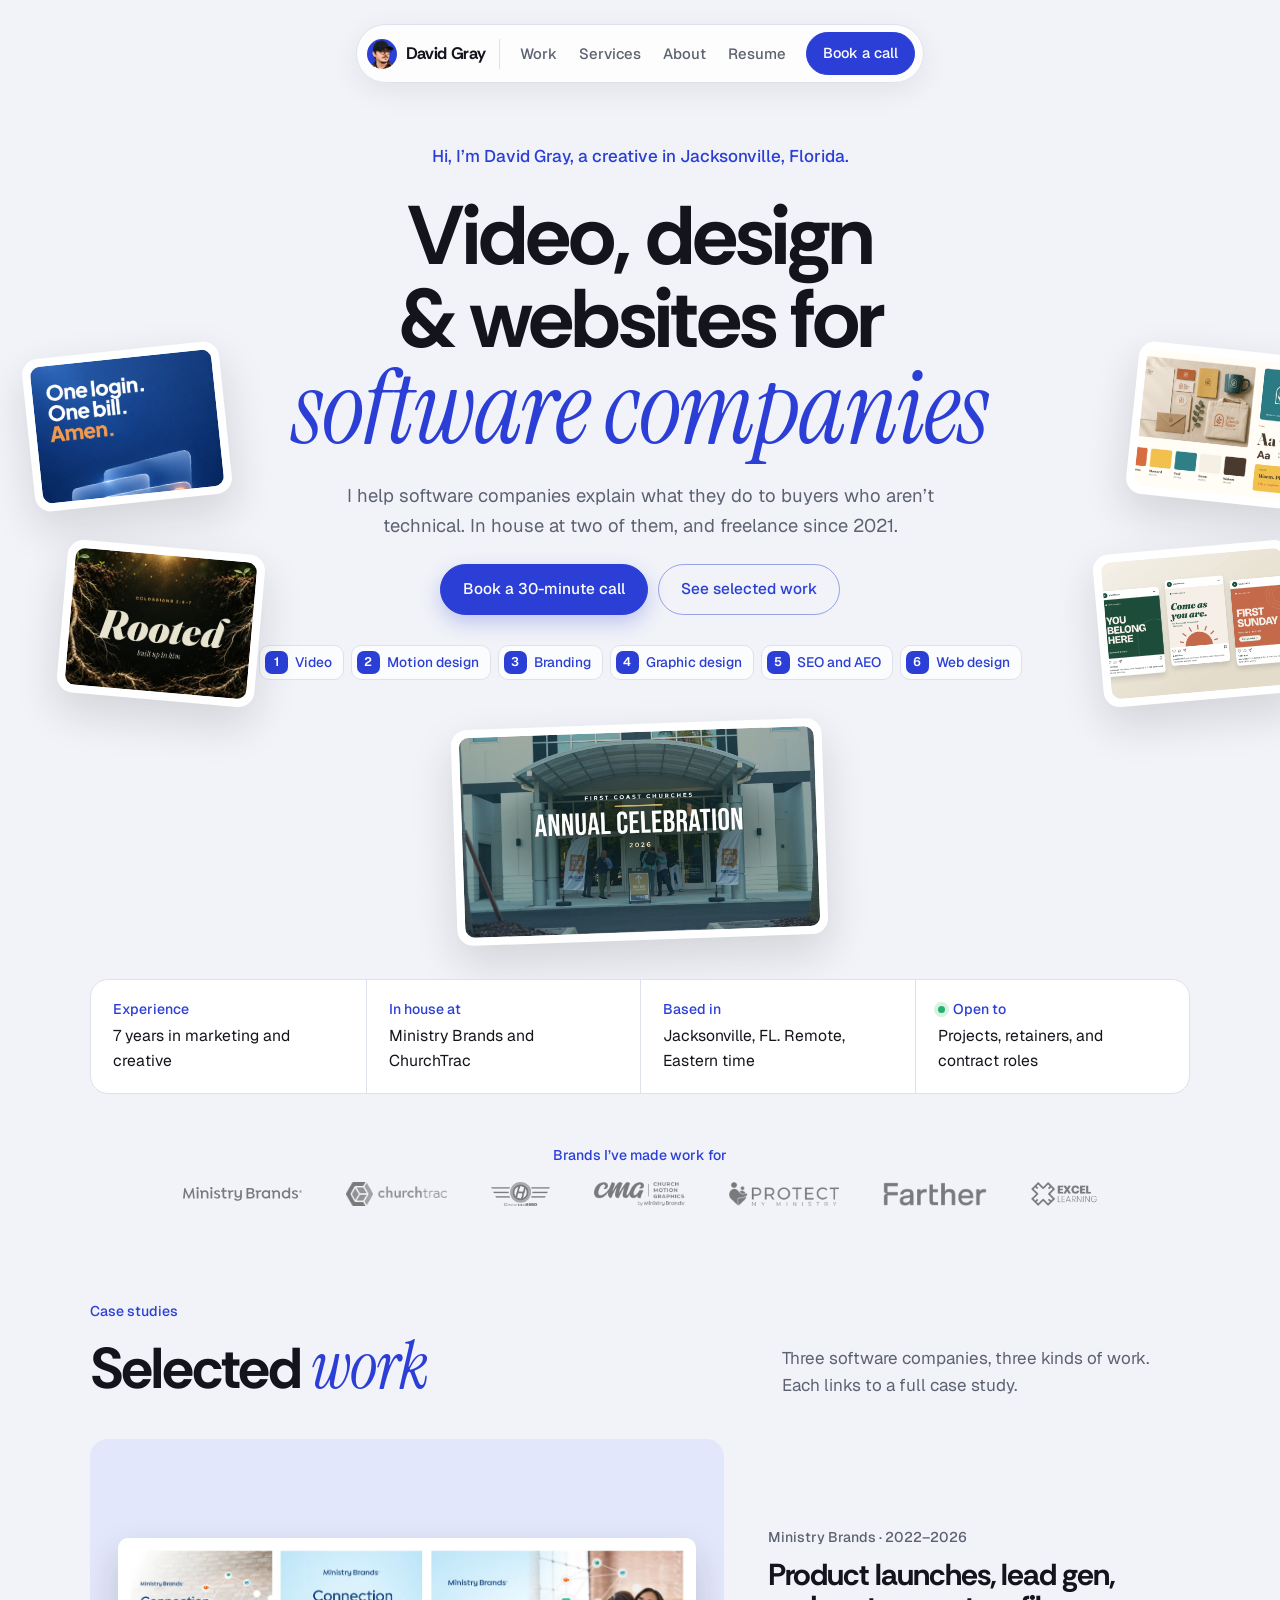
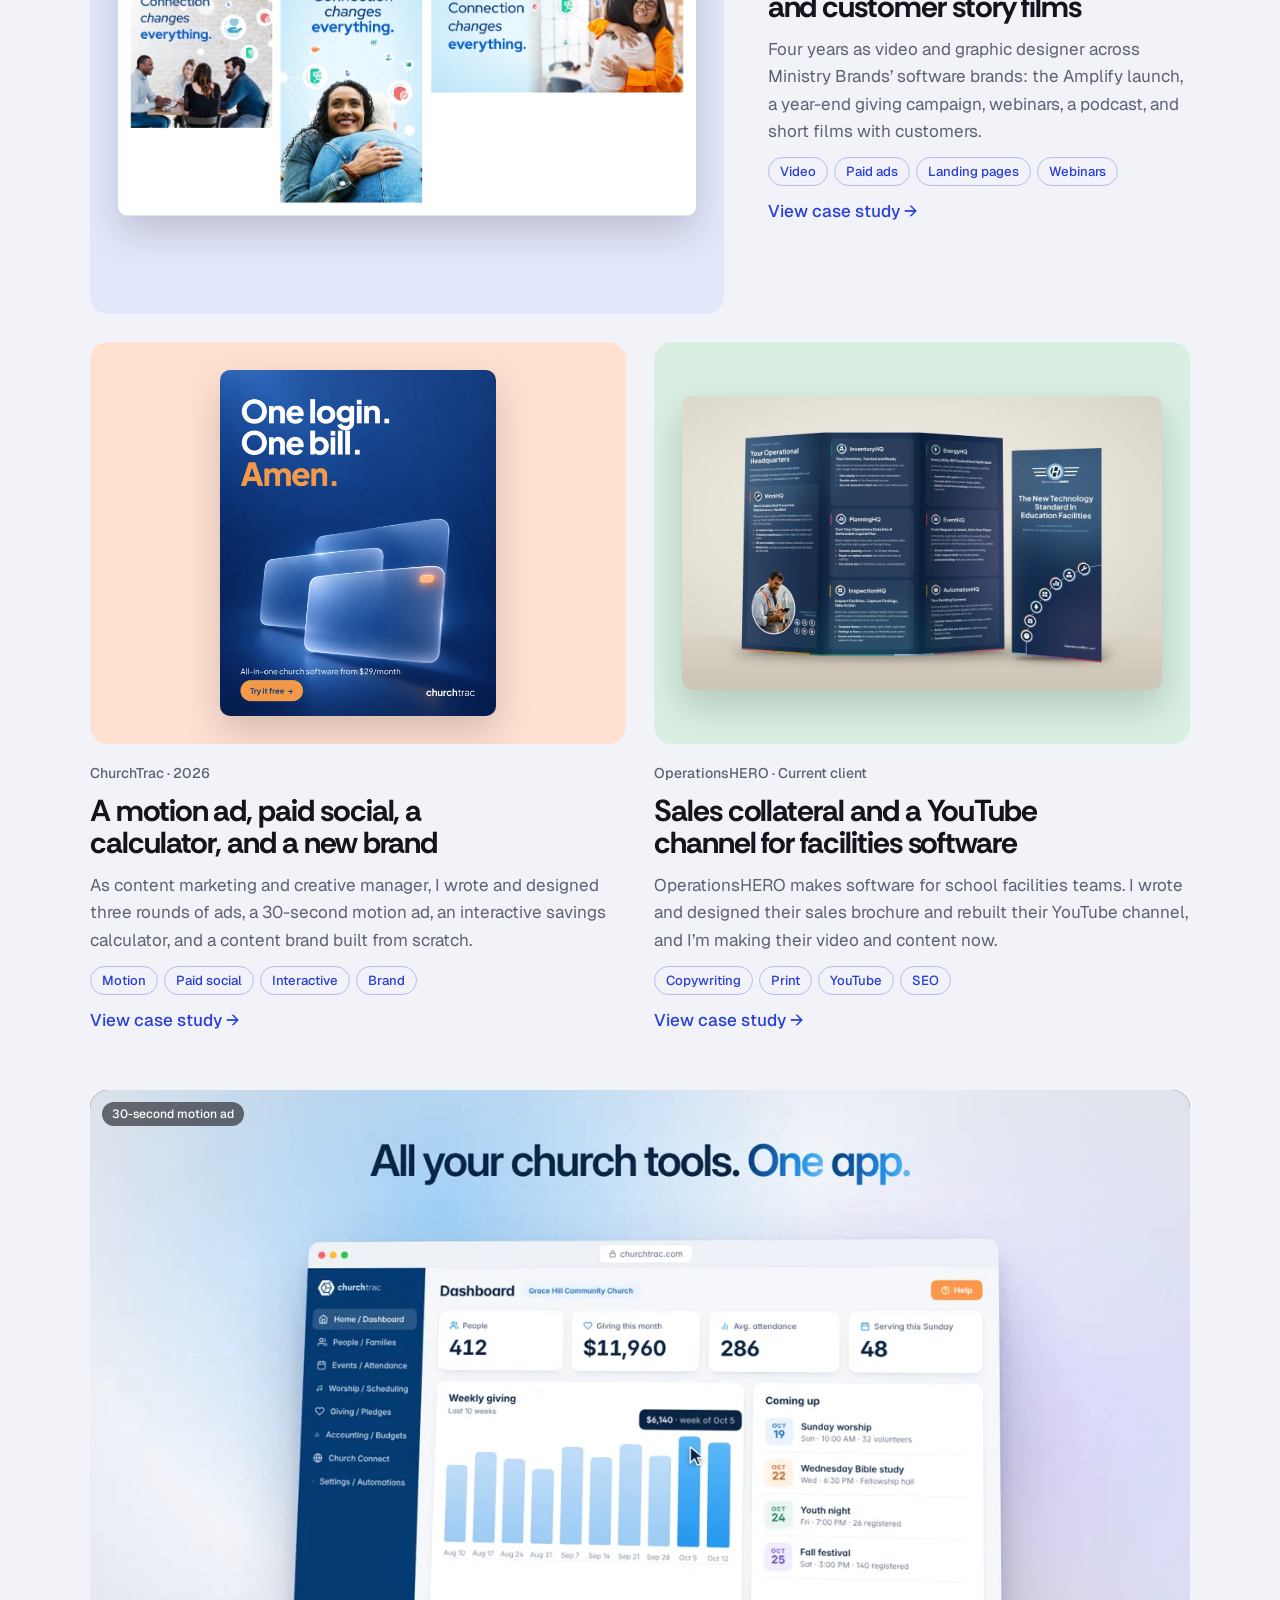
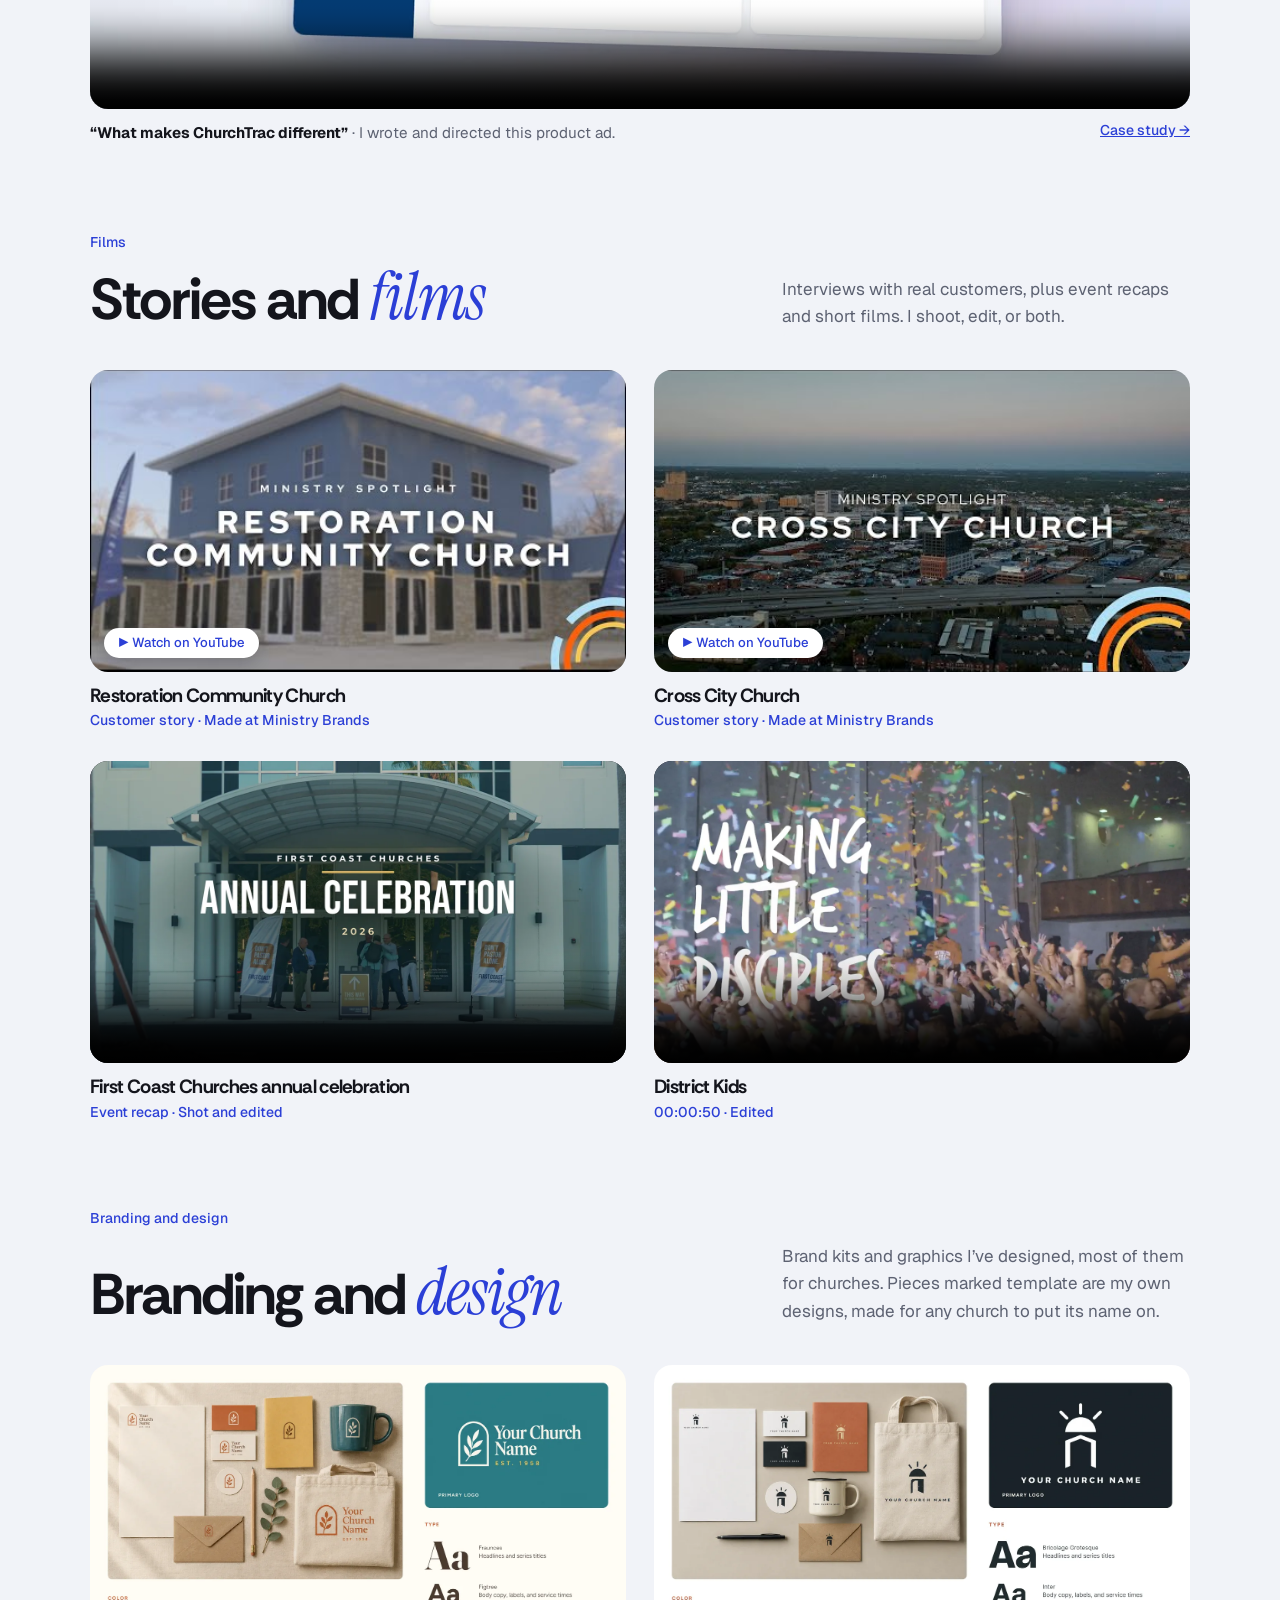
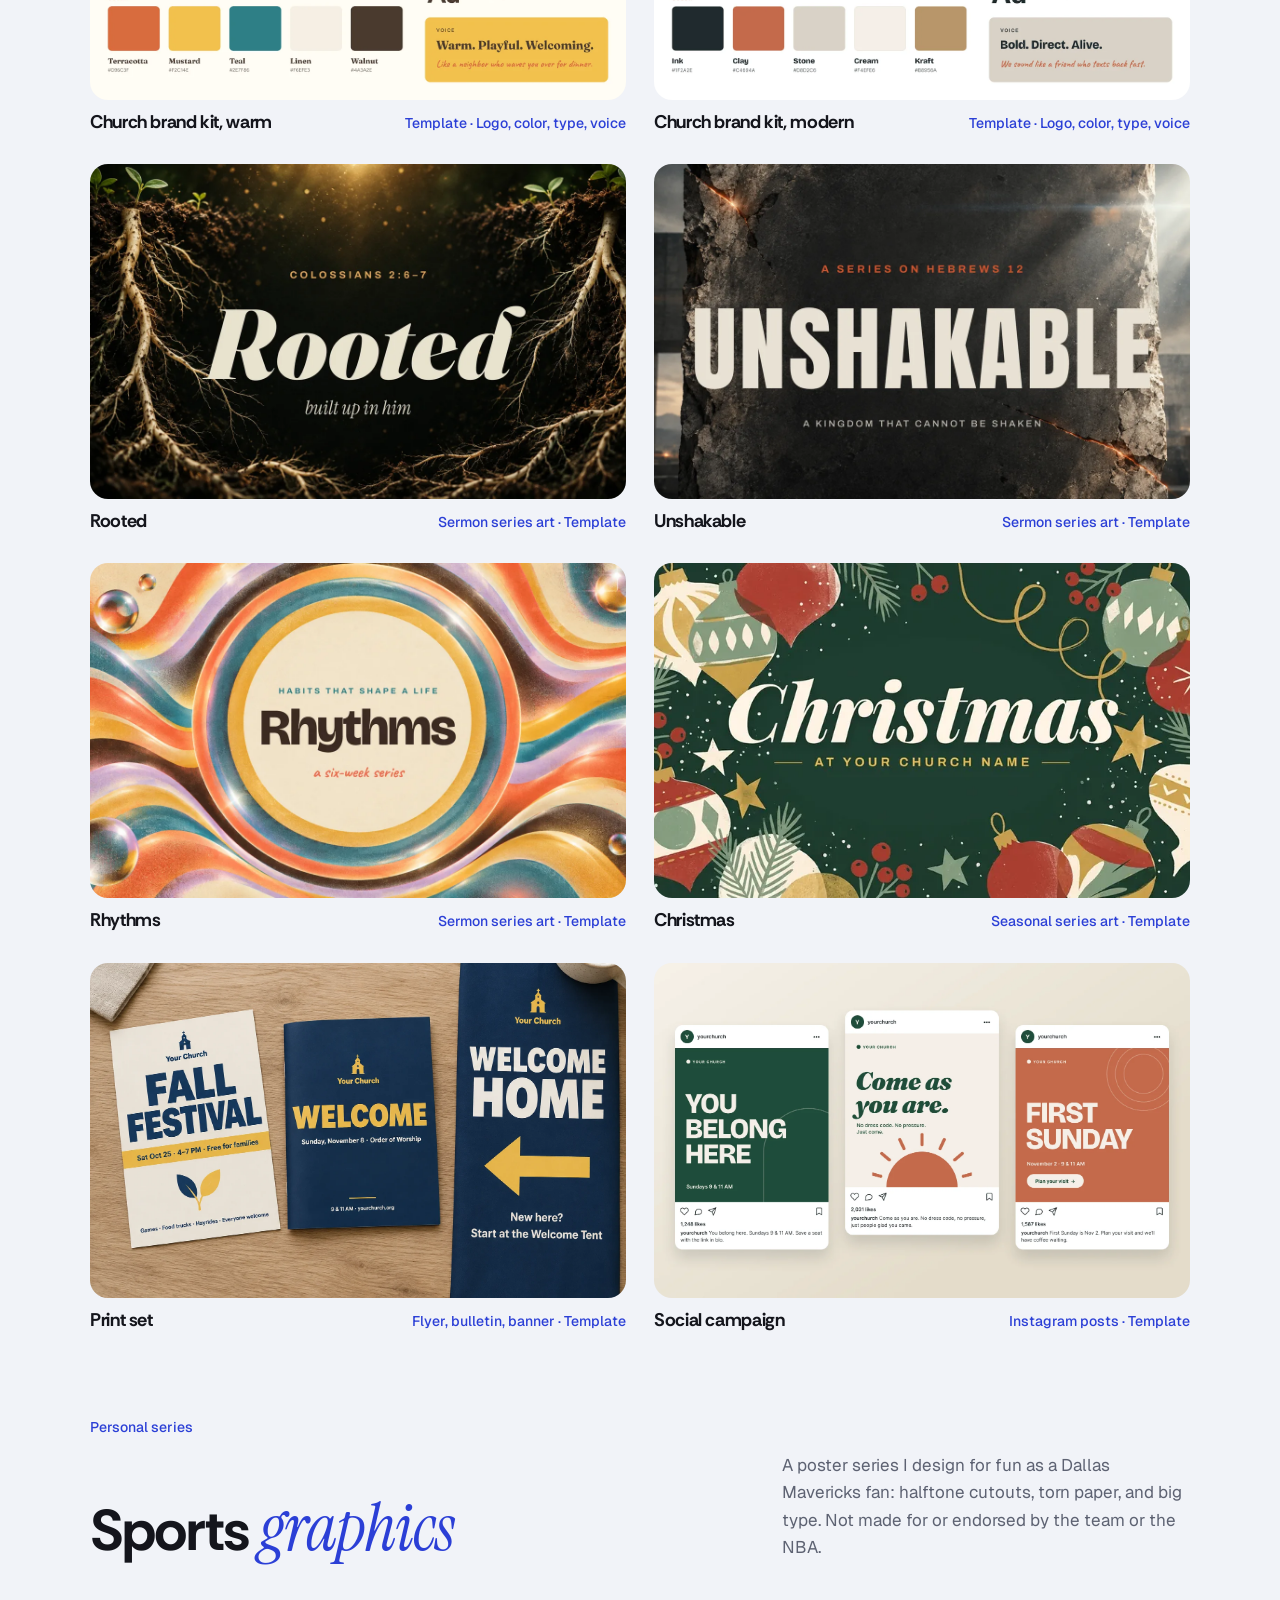
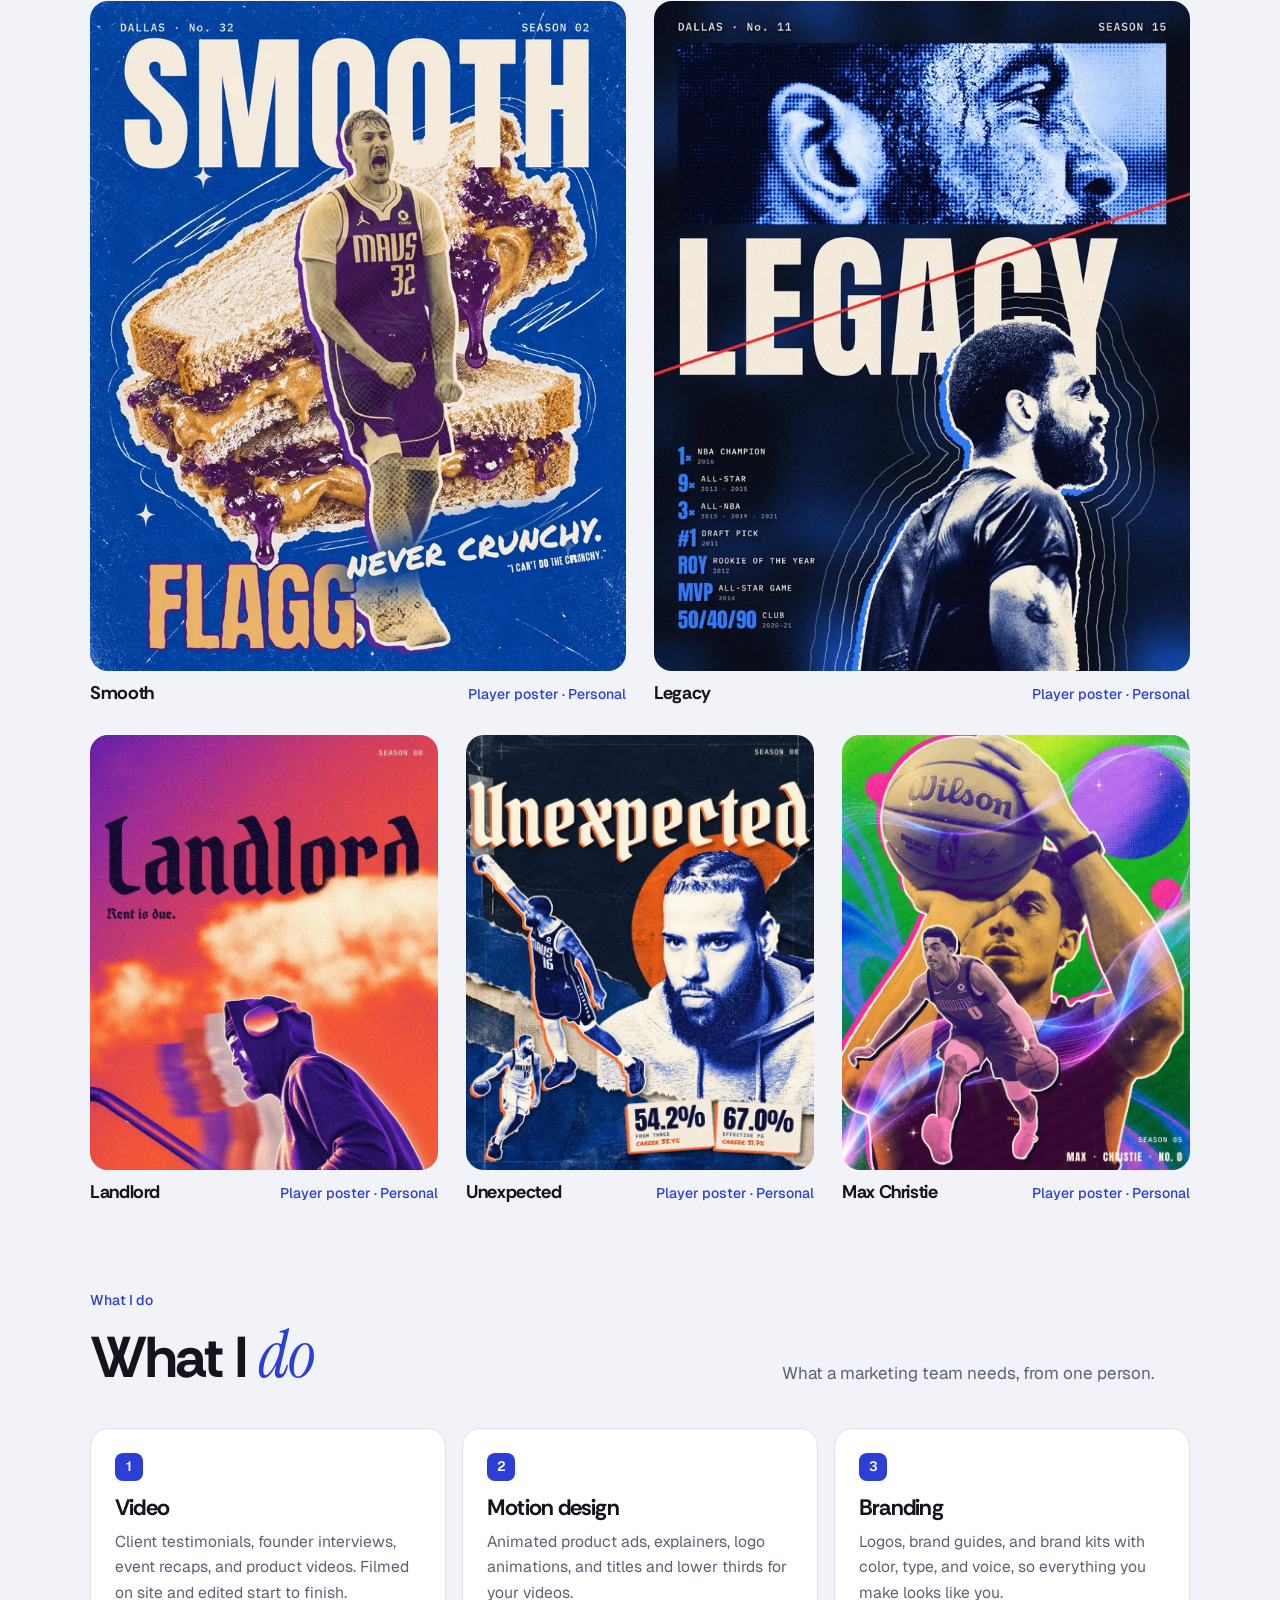
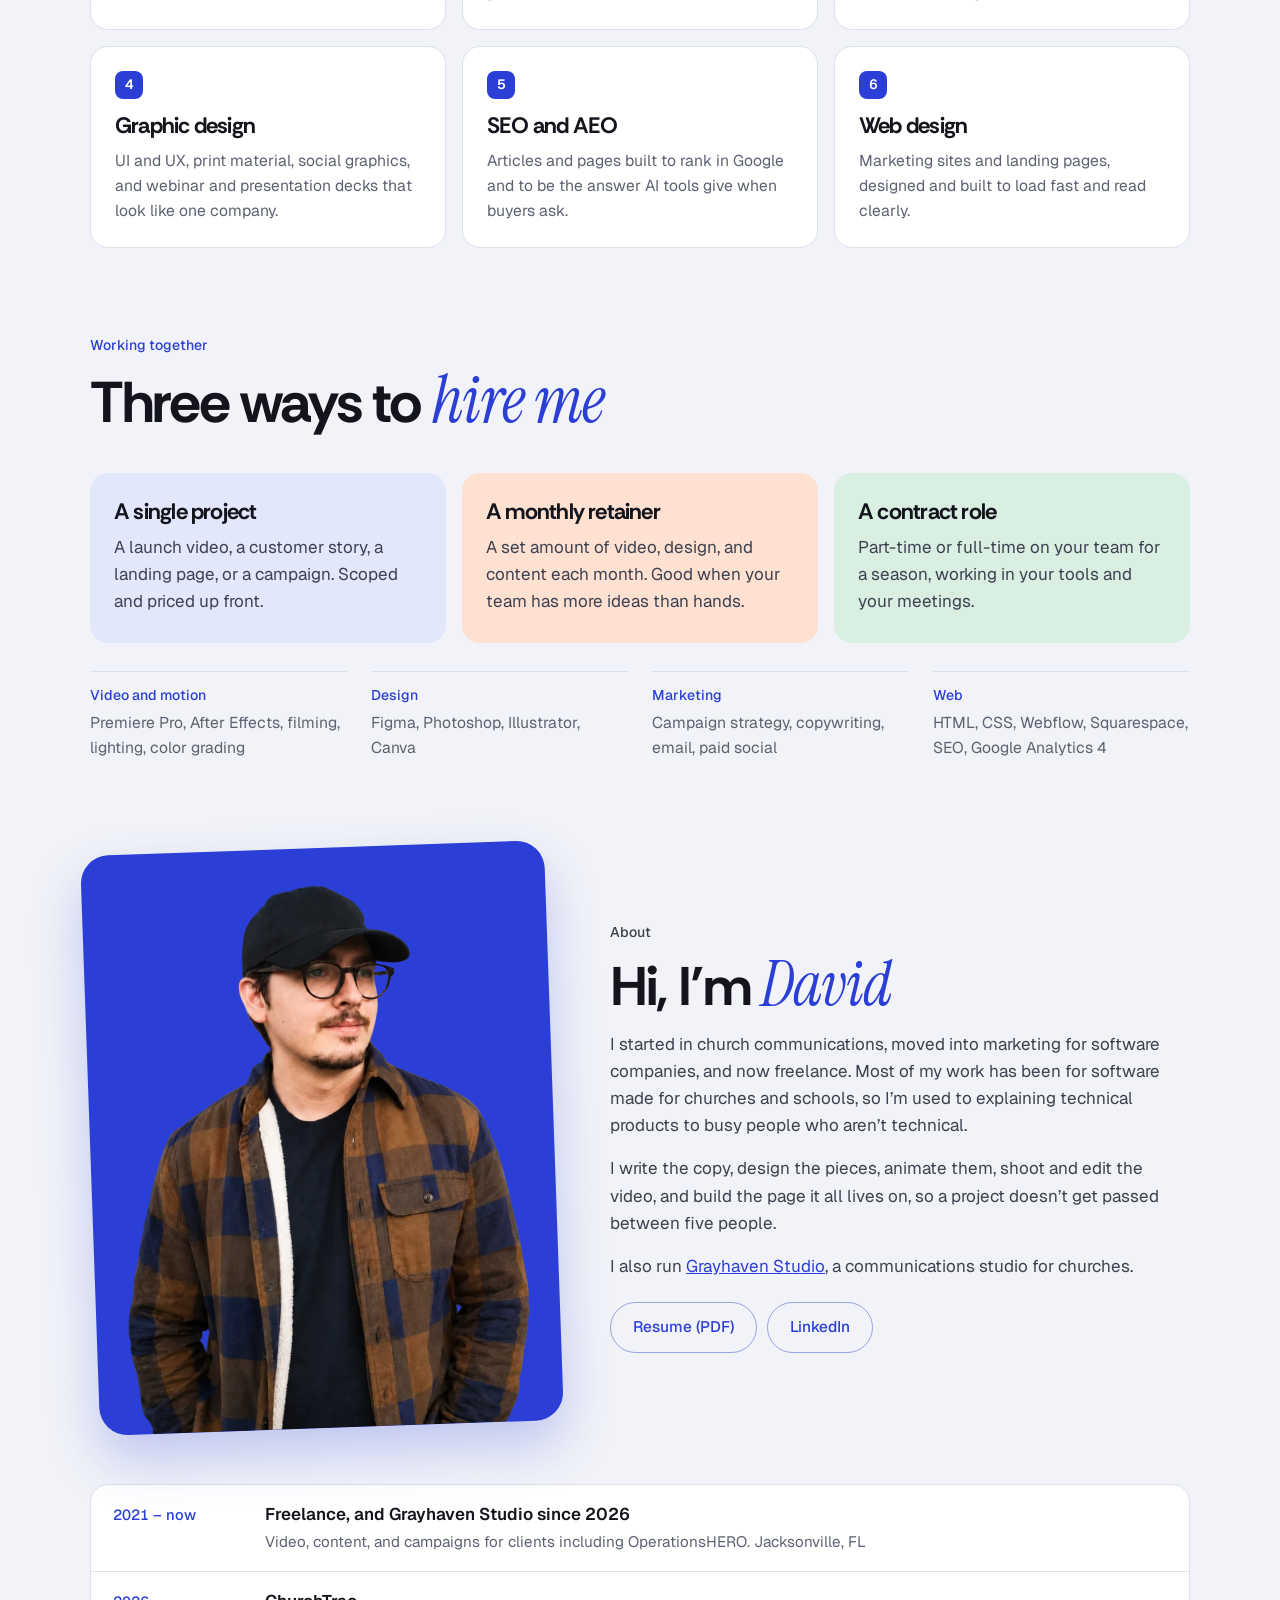
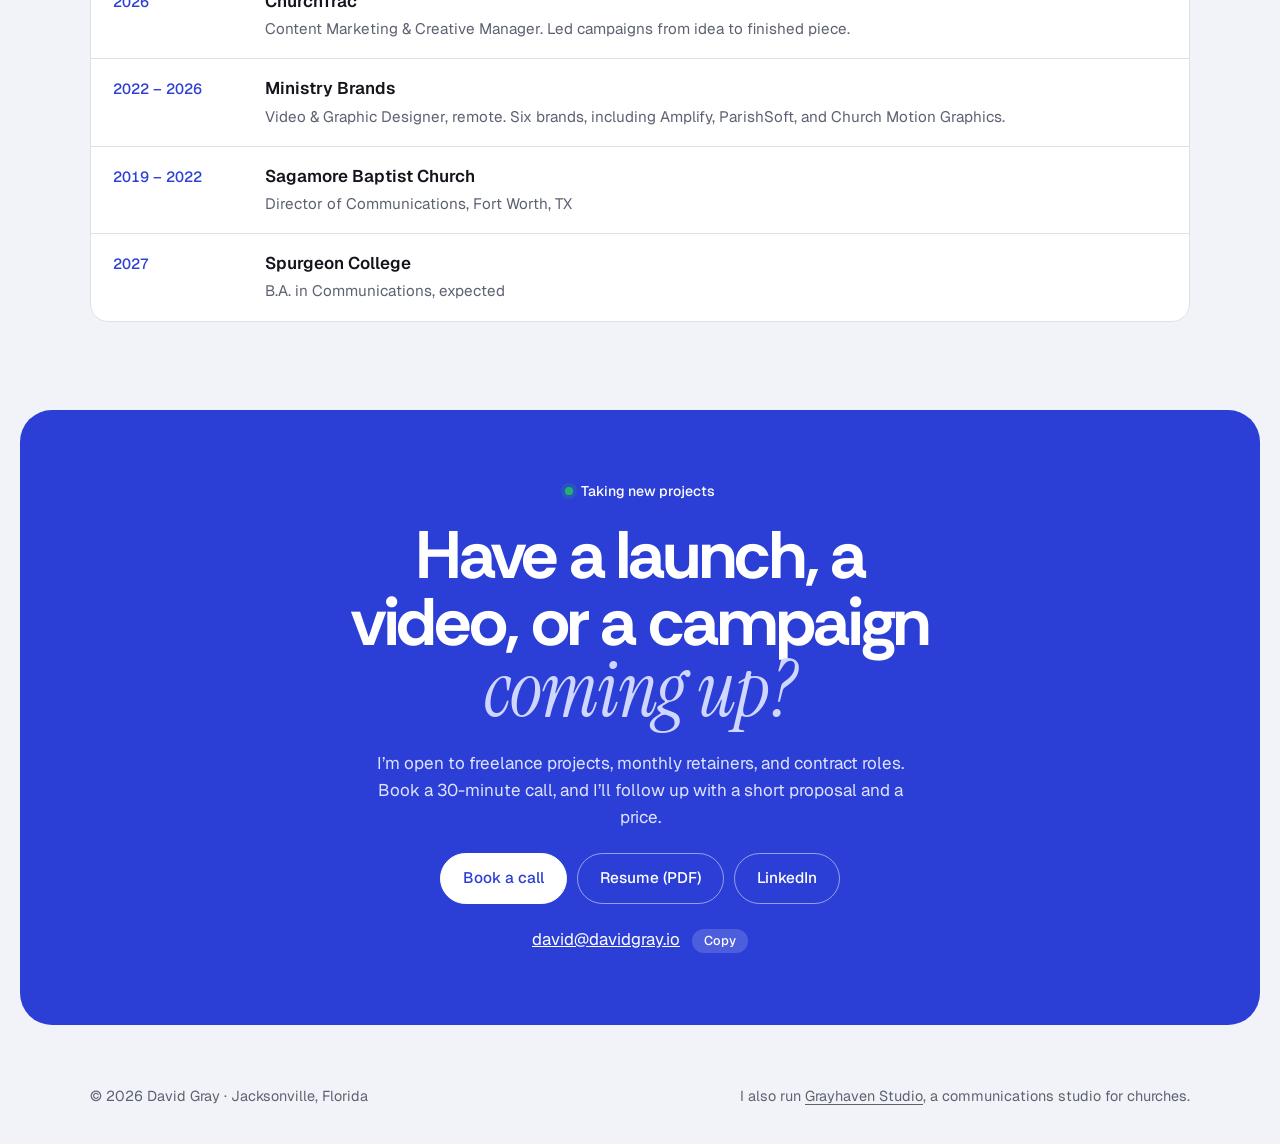
<file: index.html>
<!doctype html>
<html lang="en"><head><meta charset="utf-8"><meta name="viewport" content="width=device-width, initial-scale=1, viewport-fit=cover">
<title>David Gray | Video, design, and websites for software companies</title>
<meta name="description" content="David Gray makes video, design, and websites for software companies. Seven years in marketing and creative, based in Jacksonville, Florida, working remote.">
<link rel="canonical" href="https://davidgray.io/">
<link rel="icon" href="/favicon.svg" type="image/svg+xml">
<meta property="og:type" content="website"><meta property="og:title" content="David Gray | Video, design, and websites for software companies"><meta property="og:description" content="David Gray makes video, design, and websites for software companies. Seven years in marketing and creative, based in Jacksonville, Florida, working remote.">
<meta property="og:url" content="https://davidgray.io/"><meta property="og:image" content="https://davidgray.io/og.jpg"><meta name="twitter:card" content="summary_large_image">
<link rel="preconnect" href="https://fonts.googleapis.com">
<link rel="preconnect" href="https://fonts.gstatic.com" crossorigin>
<link rel="stylesheet" href="https://fonts.googleapis.com/css2?family=Geist+Mono:wght@500&family=Geist:wght@400;500;600&family=Instrument+Serif:ital@0;1&family=Rethink+Sans:wght@700;800&display=swap">
<link rel="stylesheet" href="style.css">
<script type="application/ld+json">{"@context": "https://schema.org", "@type": "Person", "name": "David Gray", "url": "https://davidgray.io", "image": "https://davidgray.io/img/david.webp", "email": "mailto:david@davidgray.io", "jobTitle": "Freelance video, design, and web creative", "address": {"@type": "PostalAddress", "addressLocality": "Jacksonville", "addressRegion": "FL", "addressCountry": "US"}, "sameAs": ["https://www.linkedin.com/in/davidgrantgray", "https://grayhavenstudio.com"], "knowsAbout": ["Video production", "Motion design", "Branding", "Graphic design", "SEO", "Web design"]}</script>
</head><body>
<header class="site">
  <div class="wrap">
    <div class="pill">
      <a class="name" href="/"><img src="img/david-avatar.webp" alt="">David Gray</a>
      <nav aria-label="Main">
        <a href="#work">Work</a>
        <a href="#services">Services</a>
        <a href="#about">About</a>
        <a href="David-Gray-Resume.pdf" target="_blank" rel="noopener">Resume</a>
      </nav>
      <a class="btn solid sm" href="https://calendar.app.google/wG2xDH1heGx4G1f19" target="_blank" rel="noopener">Book a call</a>
    </div>
  </div>
</header>

<main>
  <div class="hero-zone" id="heroZone">
    <div class="stack l" aria-hidden="true">
      <div class="fl"><div><img src="img/ct-ad2-one-login.webp" alt=""></div></div>
      <div class="fl"><div><img src="img/series-rooted.webp" alt=""></div></div>
    </div>
    <div class="wrap">
      <section class="hero">
        <p class="hello">Hi, I’m David Gray, a creative in Jacksonville, Florida.</p>
        <h1>Video, design &amp; websites for <em>software companies</em></h1>
        <p class="lede">I help software companies explain what they do to buyers who aren’t technical. In house at two of them, and freelance since&nbsp;2021.</p>
        <div class="btns">
          <a class="btn solid" href="https://calendar.app.google/wG2xDH1heGx4G1f19" target="_blank" rel="noopener">Book a 30-minute call</a>
          <a class="btn" href="#work">See selected work</a>
        </div>
        <ul class="chips">
          <li><a href="#films"><b>1</b>Video</a></li><li><a href="#motion"><b>2</b>Motion design</a></li><li><a href="#design"><b>3</b>Branding</a></li><li><a href="#design"><b>4</b>Graphic design</a></li><li><a href="#services"><b>5</b>SEO and AEO</a></li><li><a href="#services"><b>6</b>Web design</a></li>
        </ul>
      </section>
    </div>
    <div class="fl mid" aria-hidden="true"><div><video src="video/loop-fcc.mp4" poster="img/fcc-recap-poster-title.webp" muted loop playsinline autoplay></video></div></div>
    <div class="stack r" aria-hidden="true">
      <div class="fl"><div><img src="img/brand-warm-v3.webp" alt=""></div></div>
      <div class="fl"><div><img src="img/social-posts-v3.webp" alt=""></div></div>
    </div>
  </div>

  <div class="wrap">
    <dl class="quick">
      <div><dt class="tc">Experience</dt><dd>7 years in marketing and creative</dd></div>
      <div><dt class="tc">In house at</dt><dd>Ministry Brands and ChurchTrac</dd></div>
      <div><dt class="tc">Based in</dt><dd>Jacksonville, FL. Remote, Eastern time</dd></div>
      <div><dt class="tc rec">Open to</dt><dd>Projects, retainers, and contract roles</dd></div>
    </dl>
  </div>

  <section class="logos">
    <div class="wrap">
      <p class="tc">Brands I’ve made work for</p>
      <ul>
        <li><img class="mb" src="logos/ministry-brands-color.svg" alt="Ministry Brands"></li>
        <li><img src="logos/churchtrac.png" alt="ChurchTrac"></li>
        <li><img src="logos/operationshero.png" alt="OperationsHERO"></li>
        <li><img src="logos/cmg.png" alt="Church Motion Graphics"></li>
        <li><img src="logos/protect-my-ministry.png" alt="Protect My Ministry"></li>
        <li><img src="logos/farther.png" alt="Farther"></li>
        <li><img src="logos/excel-learning.png" alt="Excel Learning"></li>
      </ul>
    </div>
  </section>

  <section class="block" id="work">
    <div class="wrap">
      <div class="head">
        <p class="tc">Case studies</p>
        <h2>Selected <em>work</em></h2>
        <p>Three software companies, three kinds of work. Each links to a full case study.</p>
      </div>
      <div class="work">
        <a class="job" href="/ministry-brands">
          <div class="job-media"><img src="img/mb-connection-ads.webp" alt="Connection changes everything ad set for Amplify" loading="lazy"></div>
          <div class="job-text">
            <p class="tc">Ministry Brands · 2022–2026</p>
            <h3>Product launches, lead gen, and customer story films</h3>
            <p>Four years as video and graphic designer across Ministry Brands’ software brands: the Amplify launch, a year-end giving campaign, webinars, a podcast, and short films with customers.</p>
            <div class="tags"><span>Video</span><span>Paid ads</span><span>Landing pages</span><span>Webinars</span></div>
            <span class="more">View case study →</span>
          </div>
        </a>
        <a class="job" href="/churchtrac">
          <div class="job-media"><img src="img/ct-ad2-one-login.webp" alt="ChurchTrac ad: One login. One bill. Amen." loading="lazy"></div>
          <div class="job-text">
            <p class="tc">ChurchTrac · 2026</p>
            <h3>A motion ad, paid social, a calculator, and a new brand</h3>
            <p>As content marketing and creative manager, I wrote and designed three rounds of ads, a 30-second motion ad, an interactive savings calculator, and a content brand built from scratch.</p>
            <div class="tags"><span>Motion</span><span>Paid social</span><span>Interactive</span><span>Brand</span></div>
            <span class="more">View case study →</span>
          </div>
        </a>
        <a class="job" href="/operationshero">
          <div class="job-media"><img src="img/operationshero-trifold-mockup-inside.webp" alt="OperationsHERO tri-fold brochure, inside spread" loading="lazy"></div>
          <div class="job-text">
            <p class="tc">OperationsHERO · Current client</p>
            <h3>Sales collateral and a YouTube channel for facilities software</h3>
            <p>OperationsHERO makes software for school facilities teams. I wrote and designed their sales brochure and rebuilt their YouTube channel, and I’m making their video and content now.</p>
            <div class="tags"><span>Copywriting</span><span>Print</span><span>YouTube</span><span>SEO</span></div>
            <span class="more">View case study →</span>
          </div>
        </a>
      </div>
    </div>
  </section>

  <div class="wrap">
    <figure class="feature" id="motion">
      <div class="frame">
        <span class="slate">30-second motion ad</span>
        <video src="video/ct-different-30s.mp4" poster="img/ct-different-poster.webp" muted loop playsinline controls preload="metadata" aria-label="ChurchTrac 30-second motion ad"></video>
      </div>
      <figcaption class="caption">
        <p><strong style="color:var(--ink)">“What makes ChurchTrac different”</strong> · I wrote and directed this product ad.</p>
        <a class="tc" href="/churchtrac">Case study →</a>
      </figcaption>
    </figure>
  </div>

  <section class="block" id="films">
    <div class="wrap">
      <div class="head">
        <p class="tc">Films</p>
        <h2>Stories and <em>films</em></h2>
        <p>Interviews with real customers, plus event recaps and short films. I shoot, edit, or both.</p>
      </div>
      <div class="films">
        <div class="film">
          <a class="yt" href="https://www.youtube.com/watch?v=I8h_QCb83RA" target="_blank" rel="noopener"><img src="img/yt-I8h_QCb83RA.jpg" alt="Restoration Community Church customer story" loading="lazy"><span class="play">▶ Watch on YouTube</span></a>
          <h3>Restoration Community Church</h3>
          <p class="tc" style="margin-top:6px">Customer story · Made at Ministry Brands</p>
        </div>
        <div class="film">
          <a class="yt" href="https://www.youtube.com/watch?v=XCeG6gcjqo4" target="_blank" rel="noopener"><img src="img/yt-XCeG6gcjqo4.jpg" alt="Cross City Church customer story" loading="lazy"><span class="play">▶ Watch on YouTube</span></a>
          <h3>Cross City Church</h3>
          <p class="tc" style="margin-top:6px">Customer story · Made at Ministry Brands</p>
        </div>
        <div class="film">
          <div class="frame"><video src="video/fcc-annual-celebration-recap.mp4" poster="img/fcc-recap-poster-title.webp" controls playsinline preload="none" aria-label="First Coast Churches annual celebration recap"></video></div>
          <h3>First Coast Churches annual celebration</h3>
          <p class="tc" style="margin-top:6px">Event recap · Shot and edited</p>
        </div>
        <div class="film">
          <div class="frame"><video src="video/district-kids-50s.mp4" poster="img/district-kids-poster.webp" controls playsinline preload="none" aria-label="District Kids 50-second film"></video></div>
          <h3>District Kids</h3>
          <p class="tc" style="margin-top:6px">00:00:50 · Edited</p>
        </div>
      </div>
    </div>
  </section>

  <section class="block" id="design">
    <div class="wrap">
      <div class="head">
        <p class="tc">Branding and design</p>
        <h2>Branding and <em>design</em></h2>
        <p>Brand kits and graphics I’ve designed, most of them for churches. Pieces marked template are my own designs, made for any church to put its name on.</p>
      </div>
      <div class="gal">
        <figure class="g6"><div class="shot"><img src="img/brand-warm-v3.webp" alt="Warm church brand kit: logo, stationery, color palette, type, and voice" loading="lazy"></div><figcaption><strong>Church brand kit, warm</strong><span class="tc">Template · Logo, color, type, voice</span></figcaption></figure>
        <figure class="g6"><div class="shot"><img src="img/brand-modern-v3.webp" alt="Modern church brand kit: logo, stationery, color palette, type, and voice" loading="lazy"></div><figcaption><strong>Church brand kit, modern</strong><span class="tc">Template · Logo, color, type, voice</span></figcaption></figure>
        <figure class="g6"><div class="shot"><img src="img/series-rooted.webp" alt="Rooted sermon series title: ivory serif type over pale roots in dark soil" loading="lazy"></div><figcaption><strong>Rooted</strong><span class="tc">Sermon series art · Template</span></figcaption></figure>
        <figure class="g6"><div class="shot"><img src="img/series-unshakable.webp" alt="Unshakable sermon series title: bold cream type on cracked concrete" loading="lazy"></div><figcaption><strong>Unshakable</strong><span class="tc">Sermon series art · Template</span></figcaption></figure>
        <figure class="g6"><div class="shot"><img src="img/series-rhythms.webp" alt="Rhythms sermon series title: retro rings in teal, coral, and mustard" loading="lazy"></div><figcaption><strong>Rhythms</strong><span class="tc">Sermon series art · Template</span></figcaption></figure>
        <figure class="g6"><div class="shot"><img src="img/season-christmas-v2.webp" alt="Christmas title slide: cream script framed by hand-painted vintage ornaments on deep green" loading="lazy"></div><figcaption><strong>Christmas</strong><span class="tc">Seasonal series art · Template</span></figcaption></figure>
        <figure class="g6"><div class="shot"><img src="img/print-set-v5.webp" alt="Church print set: Fall Festival flyer, welcome bulletin, and Welcome Home banner" loading="lazy"></div><figcaption><strong>Print set</strong><span class="tc">Flyer, bulletin, banner · Template</span></figcaption></figure>
        <figure class="g6"><div class="shot"><img src="img/social-posts-v3.webp" alt="Three church Instagram posts: You belong here, Come as you are, First Sunday" loading="lazy"></div><figcaption><strong>Social campaign</strong><span class="tc">Instagram posts · Template</span></figcaption></figure>
      </div>
    </div>
  </section>

  <section class="block" id="sports">
    <div class="wrap">
      <div class="head">
        <p class="tc">Personal series</p>
        <h2>Sports <em>graphics</em></h2>
        <p>A poster series I design for fun as a Dallas Mavericks fan: halftone cutouts, torn paper, and big type. Not made for or endorsed by the team or the NBA.</p>
      </div>
      <div class="gal posters">
        <figure><a class="shot" href="img/sports-smooth-lg.webp" target="_blank" rel="noopener"><img src="img/sports-smooth.webp" width="720" height="900" alt="Cooper Flagg, No. 32: a cutout of him yelling in a purple Mavs jersey over a giant peanut butter and jelly sandwich on blue, headline SMOOTH, tagline Never crunchy" loading="lazy"></a><figcaption><strong>Smooth</strong><span class="tc">Player poster · Personal</span></figcaption></figure>
        <figure><a class="shot" href="img/sports-legacy-lg.webp" target="_blank" rel="noopener"><img src="img/sports-legacy.webp" width="720" height="900" alt="Dallas No. 11 on navy: a blue halftone close-up of his profile above the word LEGACY, a red slash, and a column of career honors" loading="lazy"></a><figcaption><strong>Legacy</strong><span class="tc">Player poster · Personal</span></figcaption></figure>
        <figure><a class="shot" href="img/sports-landlord-lg.webp" target="_blank" rel="noopener"><img src="img/sports-landlord.webp" width="720" height="900" alt="A hooded player in headphones, duotone purple, against an orange sky with blurred clouds, blackletter title Landlord and the line Rent is due" loading="lazy"></a><figcaption><strong>Landlord</strong><span class="tc">Player poster · Personal</span></figcaption></figure>
        <figure><a class="shot" href="img/sports-unexpected-lg.webp" target="_blank" rel="noopener"><img src="img/sports-unexpected.webp" width="720" height="900" alt="Dallas No. 16 on torn navy and blue paper: blue halftone cutouts, an orange sun, blackletter title Unexpected, and two stat cards for three-point and effective field goal percentage" loading="lazy"></a><figcaption><strong>Unexpected</strong><span class="tc">Player poster · Personal</span></figcaption></figure>
        <figure><a class="shot" href="img/sports-christie-lg.webp" target="_blank" rel="noopener"><img src="img/sports-christie.webp" width="720" height="900" alt="Max Christie, No. 0: a gold duotone shooting close-up behind a pink dribbling cutout on acid green, with purple orbs and light trails" loading="lazy"></a><figcaption><strong>Max Christie</strong><span class="tc">Player poster · Personal</span></figcaption></figure>
      </div>
    </div>
  </section>

  <section class="block" id="services">
    <div class="wrap">
      <div class="head">
        <p class="tc">What I do</p>
        <h2>What I <em>do</em></h2>
        <p>What a marketing team needs, from one person.</p>
      </div>
      <div class="svc-list">
        <div class="svc-row"><h3>Video</h3><p>Client testimonials, founder interviews, event recaps, and product videos. Filmed on site and edited start to finish.</p></div>
        <div class="svc-row"><h3>Motion design</h3><p>Animated product ads, explainers, logo animations, and titles and lower thirds for your videos.</p></div>
        <div class="svc-row"><h3>Branding</h3><p>Logos, brand guides, and brand kits with color, type, and voice, so everything you make looks like you.</p></div>
        <div class="svc-row"><h3>Graphic design</h3><p>UI and UX, print material, social graphics, and webinar and presentation decks that look like one company.</p></div>
        <div class="svc-row"><h3>SEO and AEO</h3><p>Articles and pages built to rank in Google and to be the answer AI tools give when buyers ask.</p></div>
        <div class="svc-row"><h3>Web design</h3><p>Marketing sites and landing pages, designed and built to load fast and read clearly.</p></div>
      </div>
    </div>
  </section>

  <section class="block" id="hire">
    <div class="wrap">
      <div class="head">
        <p class="tc">Working together</p>
        <h2>Three ways to <em>hire me</em></h2>
      </div>
      <div class="ways">
        <div><h3>A single project</h3><p>A launch video, a customer story, a landing page, or a campaign. Scoped and priced up front.</p></div>
        <div><h3>A monthly retainer</h3><p>A set amount of video, design, and content each month. Good when your team has more ideas than hands.</p></div>
        <div><h3>A contract role</h3><p>Part-time or full-time on your team for a season, working in your tools and your meetings.</p></div>
      </div>
      <dl class="tools">
        <div><dt class="tc">Video and motion</dt><dd>Premiere Pro, After Effects, filming, lighting, color grading</dd></div>
        <div><dt class="tc">Design</dt><dd>Figma, Photoshop, Illustrator, Canva</dd></div>
        <div><dt class="tc">Marketing</dt><dd>Campaign strategy, copywriting, email, paid social</dd></div>
        <div><dt class="tc">Web</dt><dd>HTML, CSS, Webflow, Squarespace, SEO, Google Analytics 4</dd></div>
      </dl>
    </div>
  </section>

  <section class="block" id="about">
    <div class="wrap">
      <div class="about">
        <div class="portrait"><img src="img/david.webp" alt="David Gray"></div>
        <div class="bio">
          <p class="tc">About</p>
          <h2>Hi, I’m <em>David</em></h2>
          <p>I started in church communications, moved into marketing for software companies, and now freelance. Most of my work has been for software made for churches and schools, so I’m used to explaining technical products to busy people who aren’t technical.</p>
          <p>I write the copy, design the pieces, animate them, shoot and edit the video, and build the page it all lives on, so a project doesn’t get passed between five people.</p>
          <p>I also run <a href="https://grayhavenstudio.com" target="_blank" rel="noopener">Grayhaven Studio</a>, a communications studio for churches.</p>
          <div class="btns" style="margin-top:6px"><a class="btn" href="David-Gray-Resume.pdf" target="_blank" rel="noopener">Resume (PDF)</a><a class="btn" href="https://www.linkedin.com/in/davidgrantgray" target="_blank" rel="noopener">LinkedIn</a></div>
        </div>
      </div>
      <ol class="timeline">
          <li><span class="when">2021 – now</span><div><strong>Freelance, and Grayhaven Studio since 2026</strong><span>Video, content, and campaigns for clients including OperationsHERO. Jacksonville, FL</span></div></li>
          <li><span class="when">2026</span><div><strong>ChurchTrac</strong><span>Content Marketing &amp; Creative Manager. Led campaigns from idea to finished piece.</span></div></li>
          <li><span class="when">2022 – 2026</span><div><strong>Ministry Brands</strong><span>Video &amp; Graphic Designer, remote. Six brands, including Amplify, ParishSoft, and Church Motion Graphics.</span></div></li>
          <li><span class="when">2019 – 2022</span><div><strong>Sagamore Baptist Church</strong><span>Director of Communications, Fort Worth, TX</span></div></li>
          <li><span class="when">2027</span><div><strong>Spurgeon College</strong><span>B.A. in Communications, expected</span></div></li>
        </ol>
    </div>
  </section>

  <section id="contact">
    <div class="contact">
      <p class="tc rec">Taking new projects</p>
      <h2>Have a launch, a video, or a campaign <em>coming up?</em></h2>
      <p>I’m open to freelance projects, monthly retainers, and contract roles. Book a 30-minute call, and I’ll follow up with a short proposal and a price.</p>
      <div class="btns"><a class="btn solid" href="https://calendar.app.google/wG2xDH1heGx4G1f19" target="_blank" rel="noopener">Book a call</a><a class="btn" href="David-Gray-Resume.pdf" target="_blank" rel="noopener">Resume (PDF)</a><a class="btn" href="https://www.linkedin.com/in/davidgrantgray" target="_blank" rel="noopener">LinkedIn</a></div>
      <p class="email"><a href="mailto:david@davidgray.io" id="mail">david@davidgray.io</a> <button type="button" class="copy" id="copyMail">Copy</button></p>
    </div>
  </section>
</main>

<footer class="site">
  <div class="wrap"><span>© 2026 David Gray · Jacksonville, Florida</span><span>I also run <a href="https://grayhavenstudio.com" target="_blank" rel="noopener">Grayhaven Studio</a>, a communications studio for churches.</span></div>
</footer>
<script>
(function () { var z = document.getElementById('heroZone'); if (!z || matchMedia('(prefers-reduced-motion: reduce)').matches) return;
  z.addEventListener('pointermove', function (e) { var r = z.getBoundingClientRect();
    z.style.setProperty('--mx', (((e.clientX - r.left) / r.width) * 2 - 1).toFixed(3)); z.style.setProperty('--my', (((e.clientY - r.top) / r.height) * 2 - 1).toFixed(3)); });
})();
</script>
<script>
(function () { var b = document.getElementById('copyMail'); if (!b) return;
  b.addEventListener('click', function () {
    var done = function () { b.textContent = 'Copied'; setTimeout(function () { b.textContent = 'Copy'; }, 1600); };
    try { navigator.clipboard.writeText('david@davidgray.io').then(done, sel); } catch (e) { sel(); }
    function sel() { var r = document.createRange(); r.selectNodeContents(document.getElementById('mail')); var g = getSelection(); g.removeAllRanges(); g.addRange(r); }
  });
})();
</script>
</body></html>
</file>
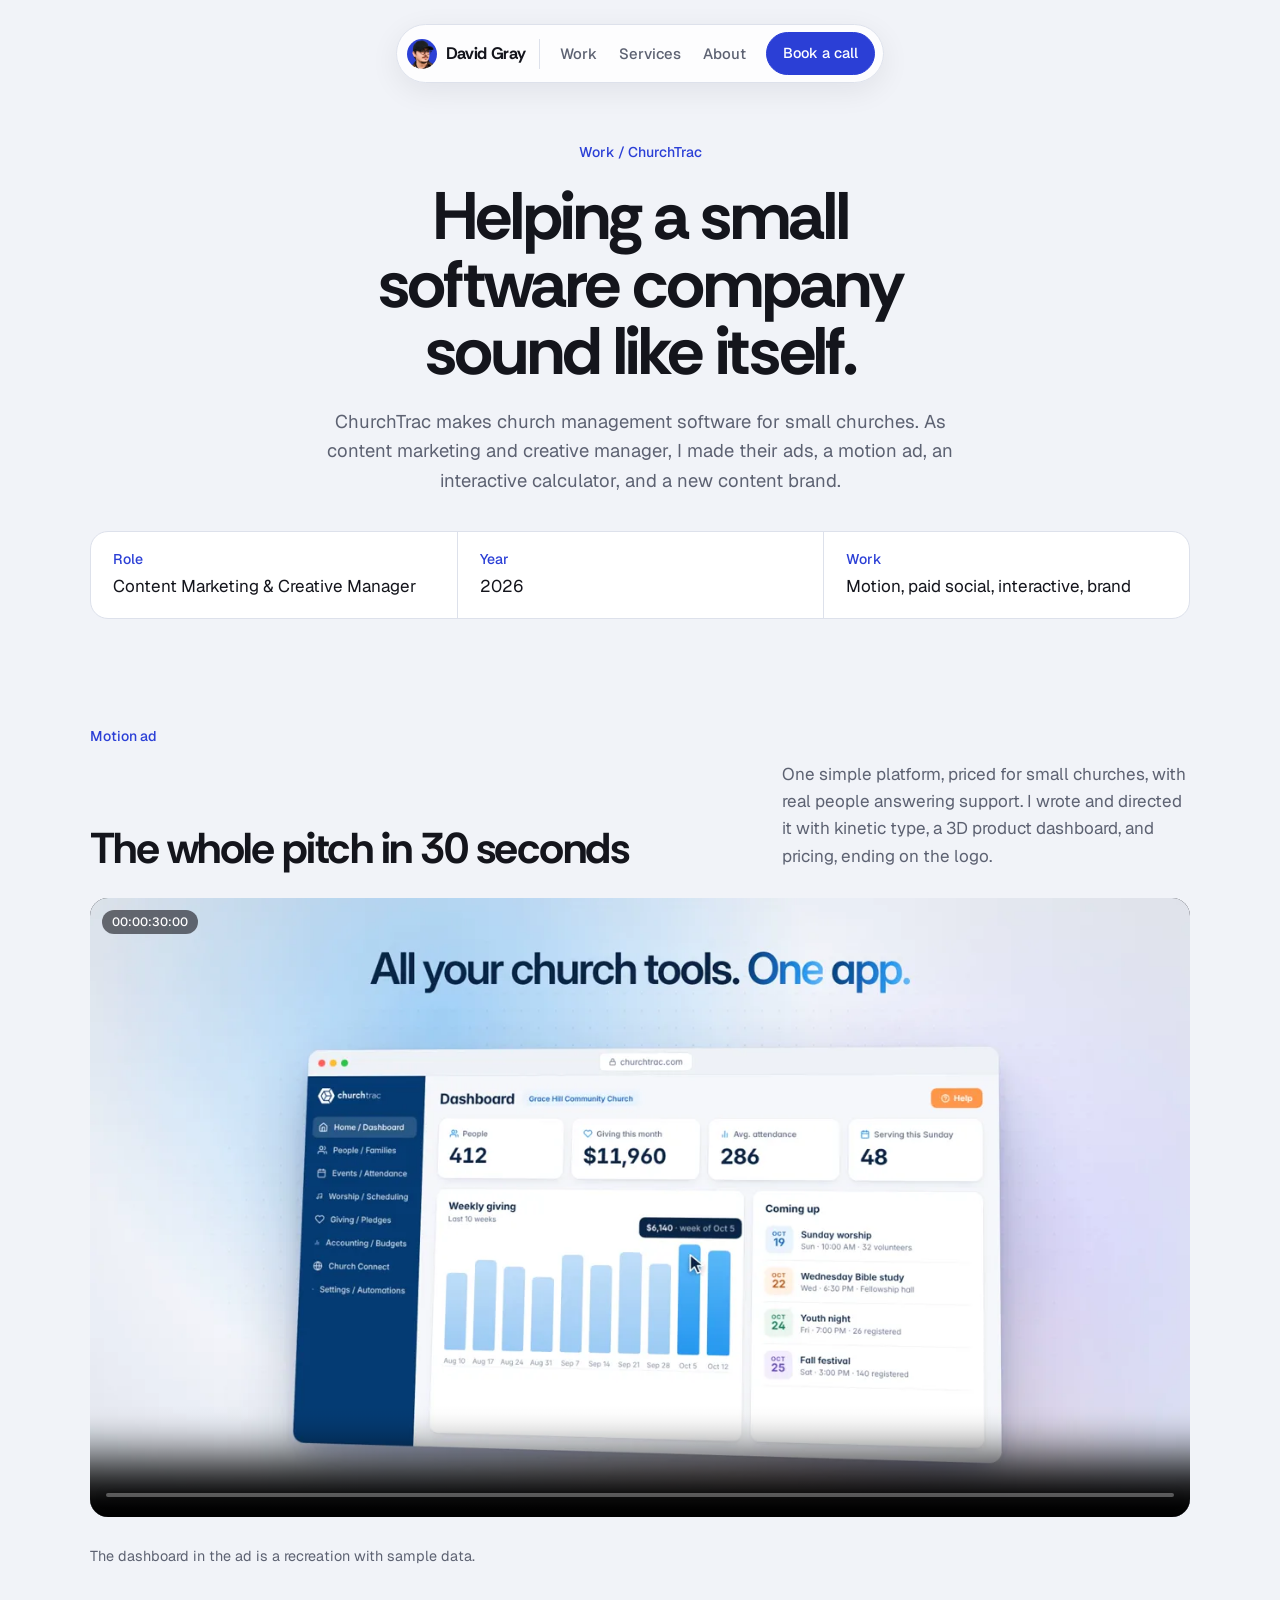
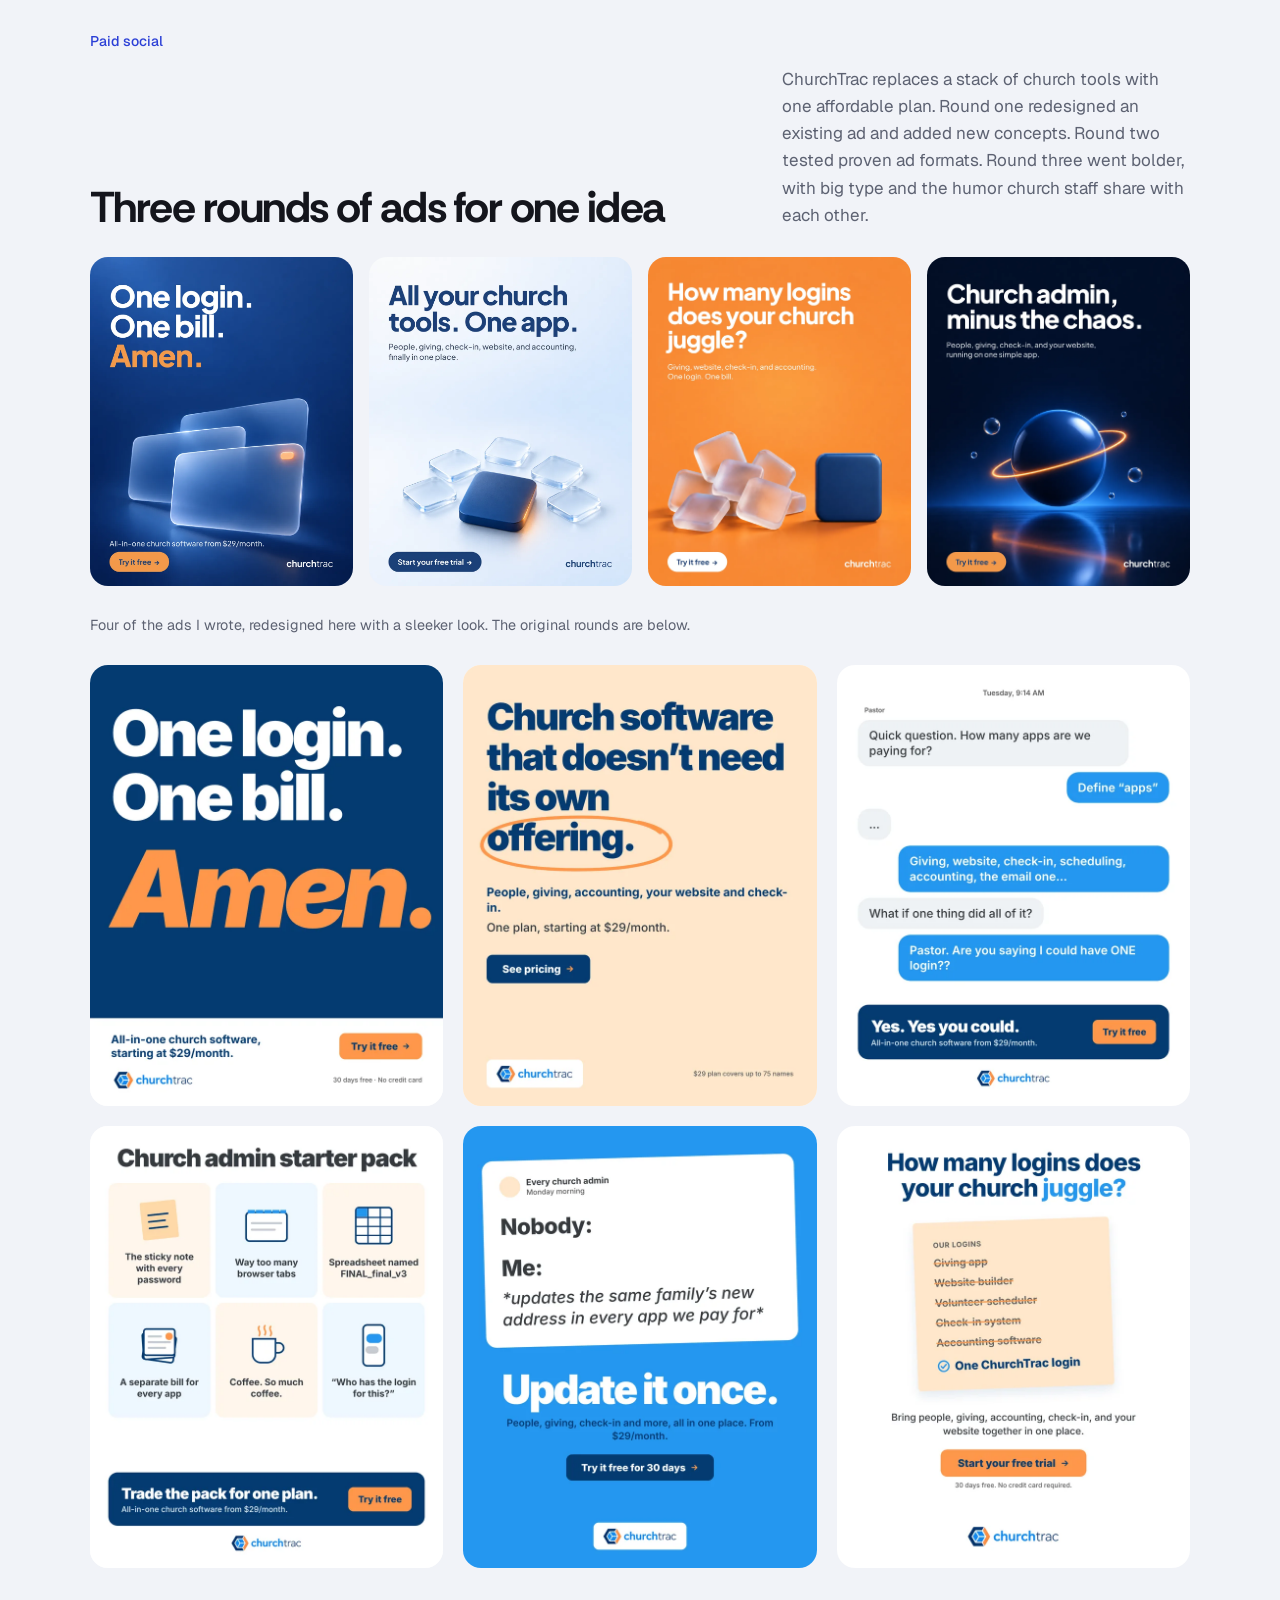
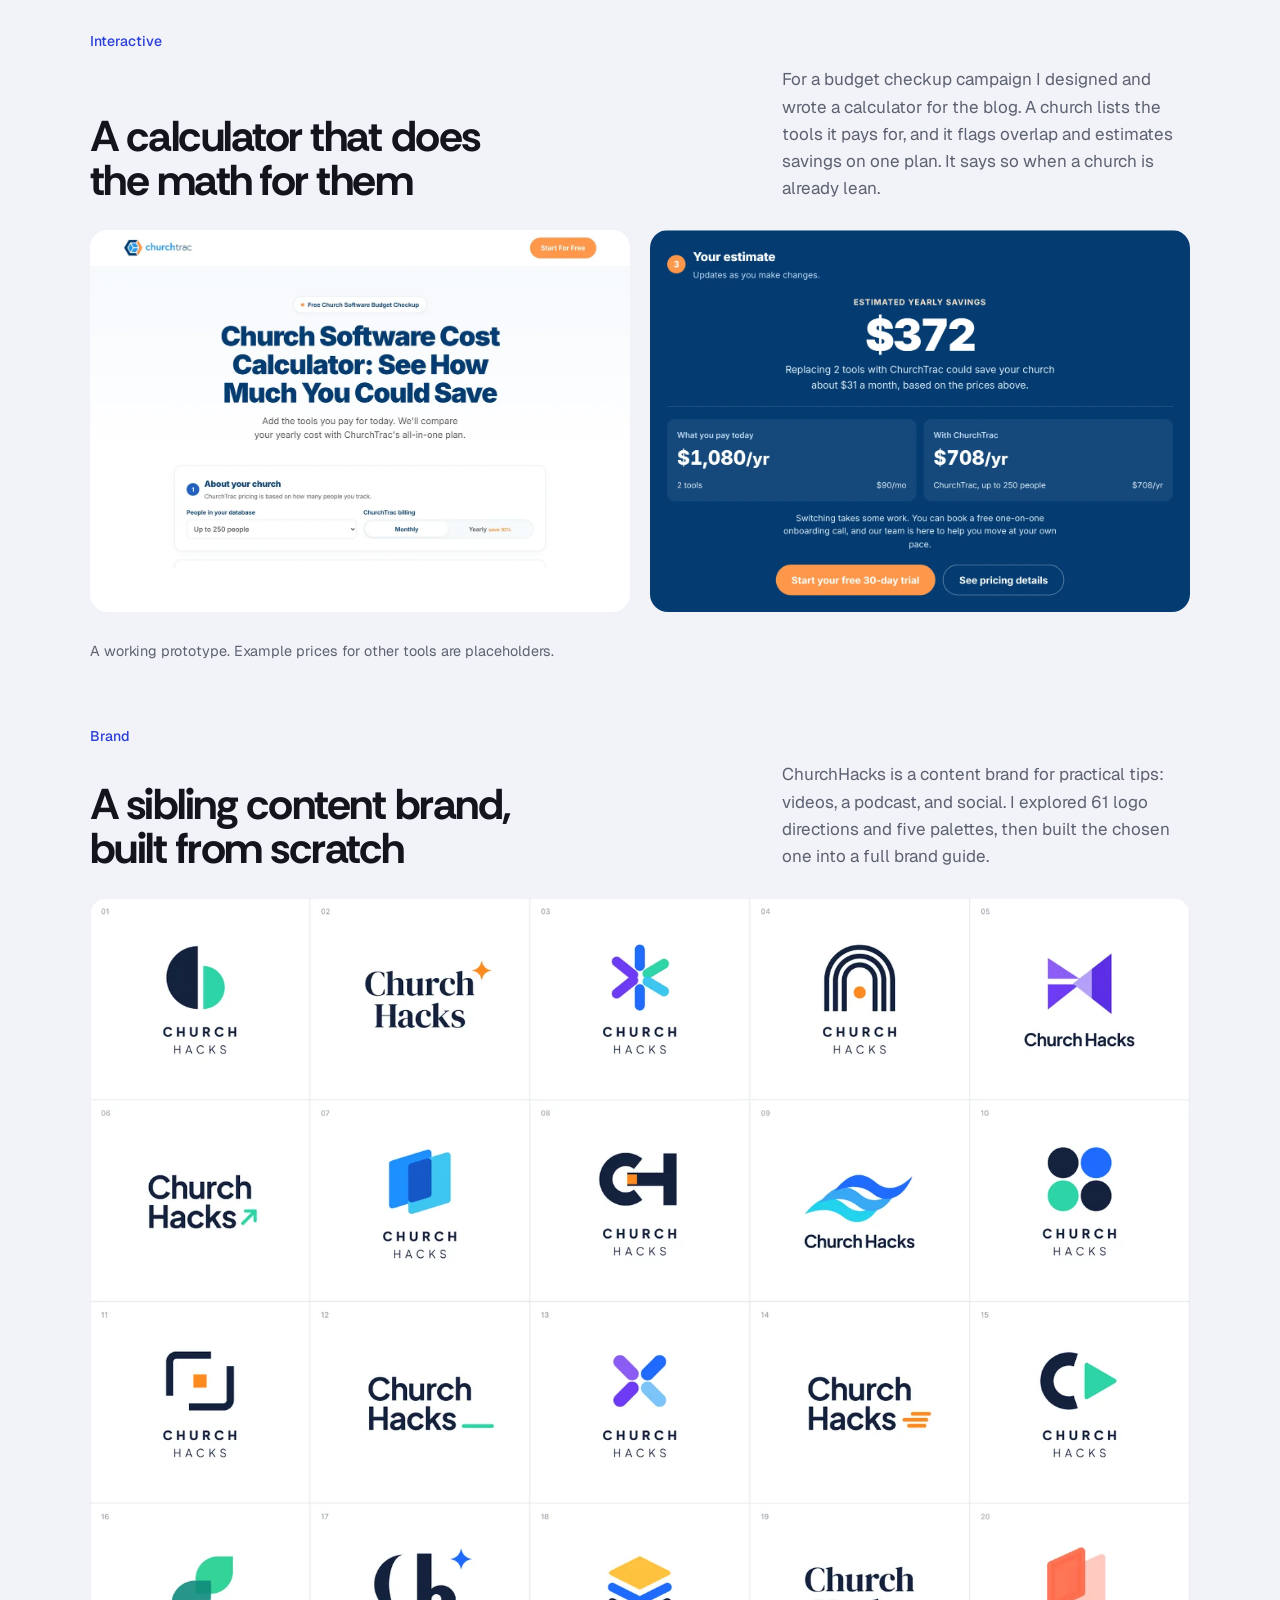
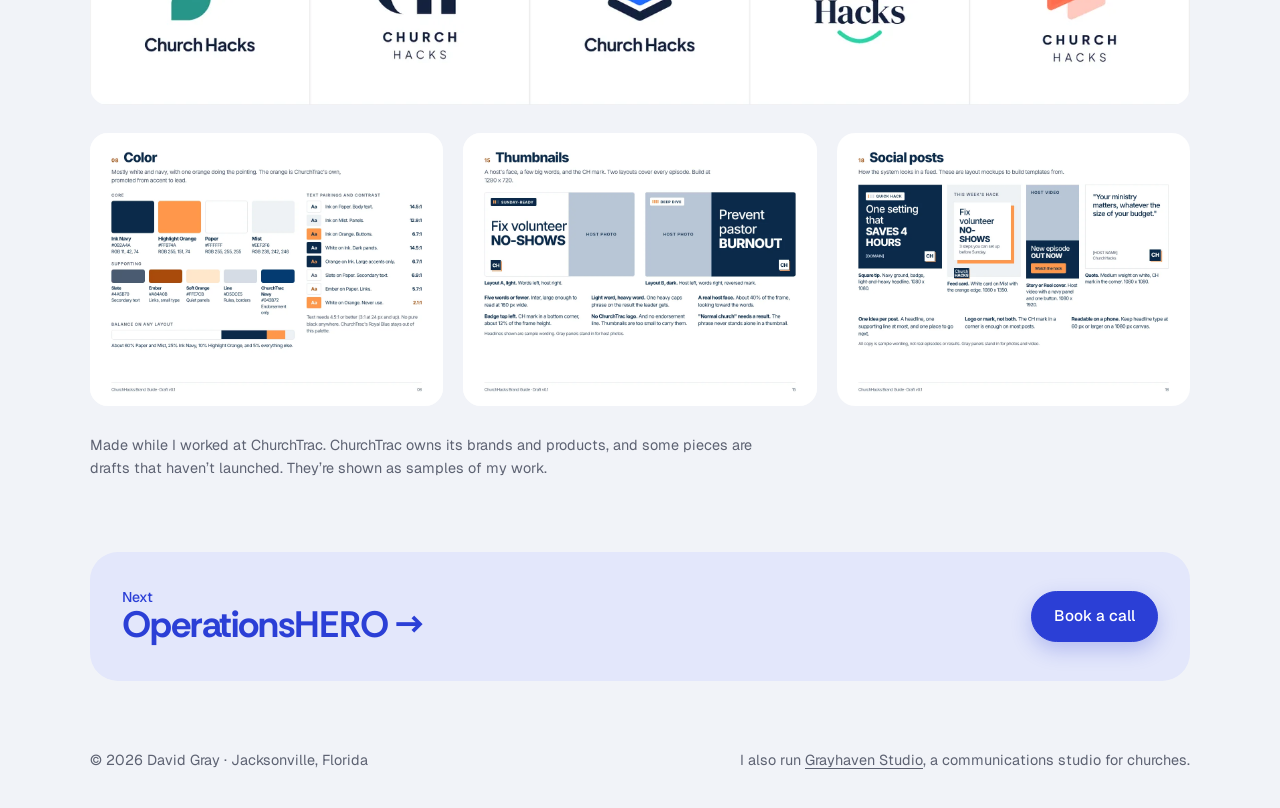
<file: churchtrac.html>
<!doctype html>
<html lang="en"><head><meta charset="utf-8"><meta name="viewport" content="width=device-width, initial-scale=1, viewport-fit=cover">
<title>ChurchTrac case study | David Gray</title>
<meta name="description" content="Paid social ads, video, and brand work David Gray made as Content Marketing and Creative Manager at ChurchTrac.">
<link rel="canonical" href="https://davidgray.io/churchtrac">
<link rel="icon" href="/favicon.svg" type="image/svg+xml">
<meta property="og:type" content="website"><meta property="og:title" content="ChurchTrac case study | David Gray"><meta property="og:description" content="Paid social ads, video, and brand work David Gray made as Content Marketing and Creative Manager at ChurchTrac.">
<meta property="og:url" content="https://davidgray.io/churchtrac"><meta property="og:image" content="https://davidgray.io/og.jpg"><meta name="twitter:card" content="summary_large_image">
<link rel="preconnect" href="https://fonts.googleapis.com"><link rel="preconnect" href="https://fonts.gstatic.com" crossorigin>
<link rel="stylesheet" href="https://fonts.googleapis.com/css2?family=Geist+Mono:wght@500&family=Geist:wght@400;500;600&family=Instrument+Serif:ital@0;1&family=Rethink+Sans:wght@700;800&display=swap">
<link rel="stylesheet" href="style.css">
<style>:root{padding-top:env(safe-area-inset-top,0px);padding-bottom:env(safe-area-inset-bottom,0px)}</style>
</head><body>
<header class="site"><div class="wrap"><div class="pill"><a class="name" href="/"><img src="img/david-avatar.webp" alt="">David Gray</a>
<nav aria-label="Main"><a href="/#work">Work</a><a href="/#services">Services</a><a href="/#about">About</a></nav><a class="btn solid sm" href="https://calendar.app.google/wG2xDH1heGx4G1f19" target="_blank" rel="noopener">Book a call</a></div></div></header>
<main><div class="wrap">
<section class="cs-hero">
<p class="tc"><a href="/#work" style="text-decoration:none">Work</a> / ChurchTrac</p>
<h1>Helping a small software company sound like itself.</h1>
<p class="lede">ChurchTrac makes church management software for small churches. As content marketing and creative manager, I made their ads, a motion ad, an interactive calculator, and a new content brand.</p>
<dl class="facts"><div><dt class="tc">Role</dt><dd>Content Marketing &amp; Creative Manager</dd></div><div><dt class="tc">Year</dt><dd>2026</dd></div><div><dt class="tc">Work</dt><dd>Motion, paid social, interactive, brand</dd></div></dl>
</section>
<section class="cs"><div class="head"><p class="tc">Motion ad</p><h2>The whole pitch in 30 seconds</h2><p>One simple platform, priced for small churches, with real people answering support. I wrote and directed it with kinetic type, a 3D product dashboard, and pricing, ending on the logo.</p></div><div class="frame"><span class="slate">00:00:30:00</span><video src="video/ct-different-30s.mp4" poster="img/ct-different-poster.webp" controls playsinline preload="none" aria-label="ChurchTrac motion ad"></video></div><p class="note">The dashboard in the ad is a recreation with sample data.</p></section><section class="cs"><div class="head"><p class="tc">Paid social</p><h2>Three rounds of ads for one idea</h2><p>ChurchTrac replaces a stack of church tools with one affordable plan. Round one redesigned an existing ad and added new concepts. Round two tested proven ad formats. Round three went bolder, with big type and the humor church staff share with each other.</p></div><div class="grid4"><div class="shot"><img src="img/ct-ad2-one-login.webp" alt="One login. One bill. Amen." loading="lazy"></div><div class="shot"><img src="img/ct-ad2-one-app.webp" alt="All your church tools. One app." loading="lazy"></div><div class="shot"><img src="img/ct-ad2-logins-v2.webp" alt="How many logins does your church juggle?" loading="lazy"></div><div class="shot"><img src="img/ct-ad2-dashboard-v2.webp" alt="Church admin, minus the chaos." loading="lazy"></div></div><p class="note">Four of the ads I wrote, redesigned here with a sleeker look. The original rounds are below.</p><div class="grid3"><div class="shot"><img src="img/ct-ad-amen.webp" alt="One login. One bill. Amen." loading="lazy"></div><div class="shot"><img src="img/ct-ad-offering.webp" alt="Church software that doesn’t need its own offering" loading="lazy"></div><div class="shot"><img src="img/ct-ad-texts.webp" alt="Text thread ad" loading="lazy"></div><div class="shot"><img src="img/ct-ad-starterpack.webp" alt="Church admin starter pack" loading="lazy"></div><div class="shot"><img src="img/ct-ad-nobody.webp" alt="Nobody / Me meme ad" loading="lazy"></div><div class="shot"><img src="img/ct-ad-logins.webp" alt="How many logins does your church juggle?" loading="lazy"></div></div></section><section class="cs"><div class="head"><p class="tc">Interactive</p><h2>A calculator that does the math for them</h2><p>For a budget checkup campaign I designed and wrote a calculator for the blog. A church lists the tools it pays for, and it flags overlap and estimates savings on one plan. It says so when a church is already lean.</p></div><div class="grid2"><div class="shot"><img src="img/ct-calculator-top.webp" alt="Church software cost calculator" loading="lazy"></div><div class="shot"><img src="img/ct-calculator-results.webp" alt="Calculator results panel" loading="lazy"></div></div><p class="note">A working prototype. Example prices for other tools are placeholders.</p></section><section class="cs"><div class="head"><p class="tc">Brand</p><h2>A sibling content brand, built from scratch</h2><p>ChurchHacks is a content brand for practical tips: videos, a podcast, and social. I explored 61 logo directions and five palettes, then built the chosen one into a full brand guide.</p></div><div class="shot"><img src="img/ct-logo-explorations.webp" alt="ChurchHacks logo explorations" loading="lazy"></div><div class="grid3"><div class="shot"><img src="img/ct-hacks-color.webp" alt="Brand guide color page" loading="lazy"></div><div class="shot"><img src="img/ct-hacks-thumbnails.webp" alt="Brand guide thumbnail layouts" loading="lazy"></div><div class="shot"><img src="img/ct-hacks-social.webp" alt="Brand guide social templates" loading="lazy"></div></div><p class="note">Made while I worked at ChurchTrac. ChurchTrac owns its brands and products, and some pieces are drafts that haven’t launched. They’re shown as samples of my work.</p></section><div class="next"><div><p class="tc">Next</p><a class="big" href="/operationshero">OperationsHERO →</a></div>
<a class="btn solid" href="https://calendar.app.google/wG2xDH1heGx4G1f19" target="_blank" rel="noopener">Book a call</a></div>
</div></main>
<footer class="site"><div class="wrap"><span>© 2026 David Gray · Jacksonville, Florida</span><span>I also run <a href="https://grayhavenstudio.com" target="_blank" rel="noopener">Grayhaven Studio</a>, a communications studio for churches.</span></div></footer>
</body></html>
</file>
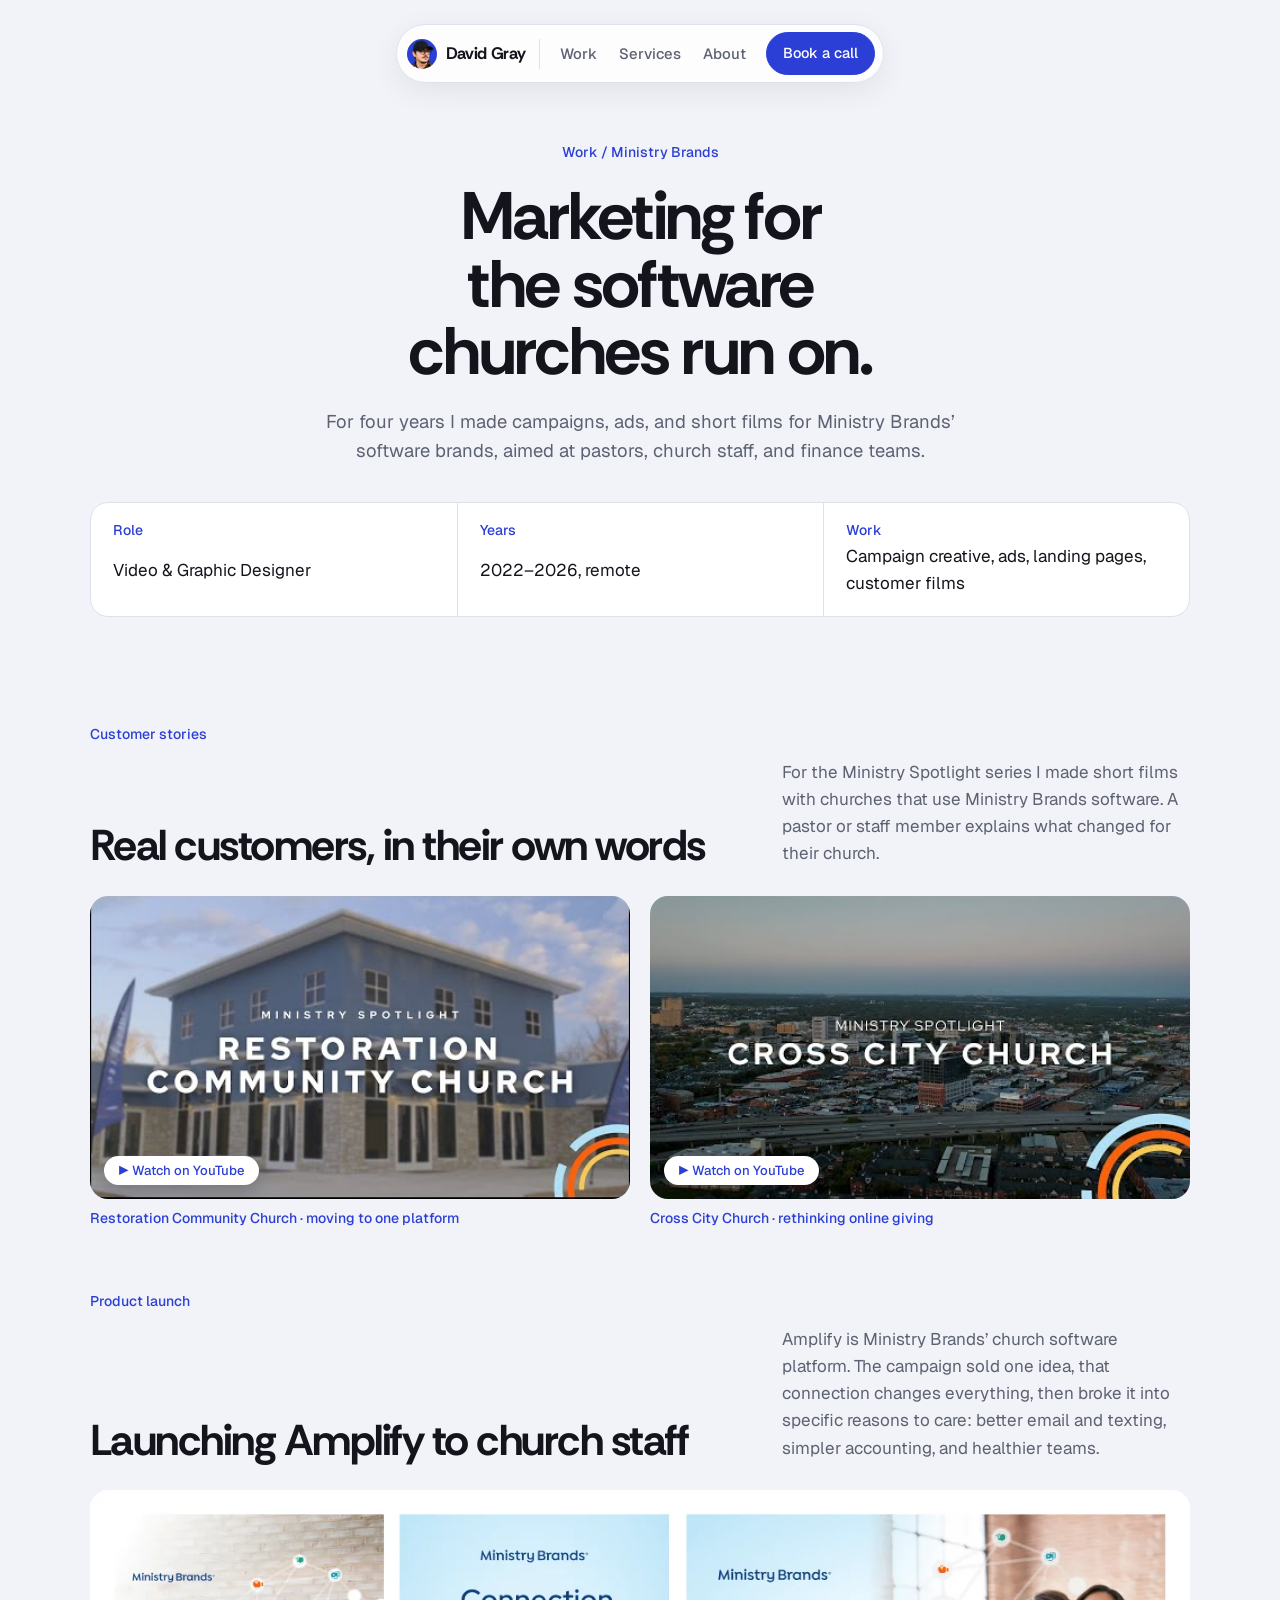
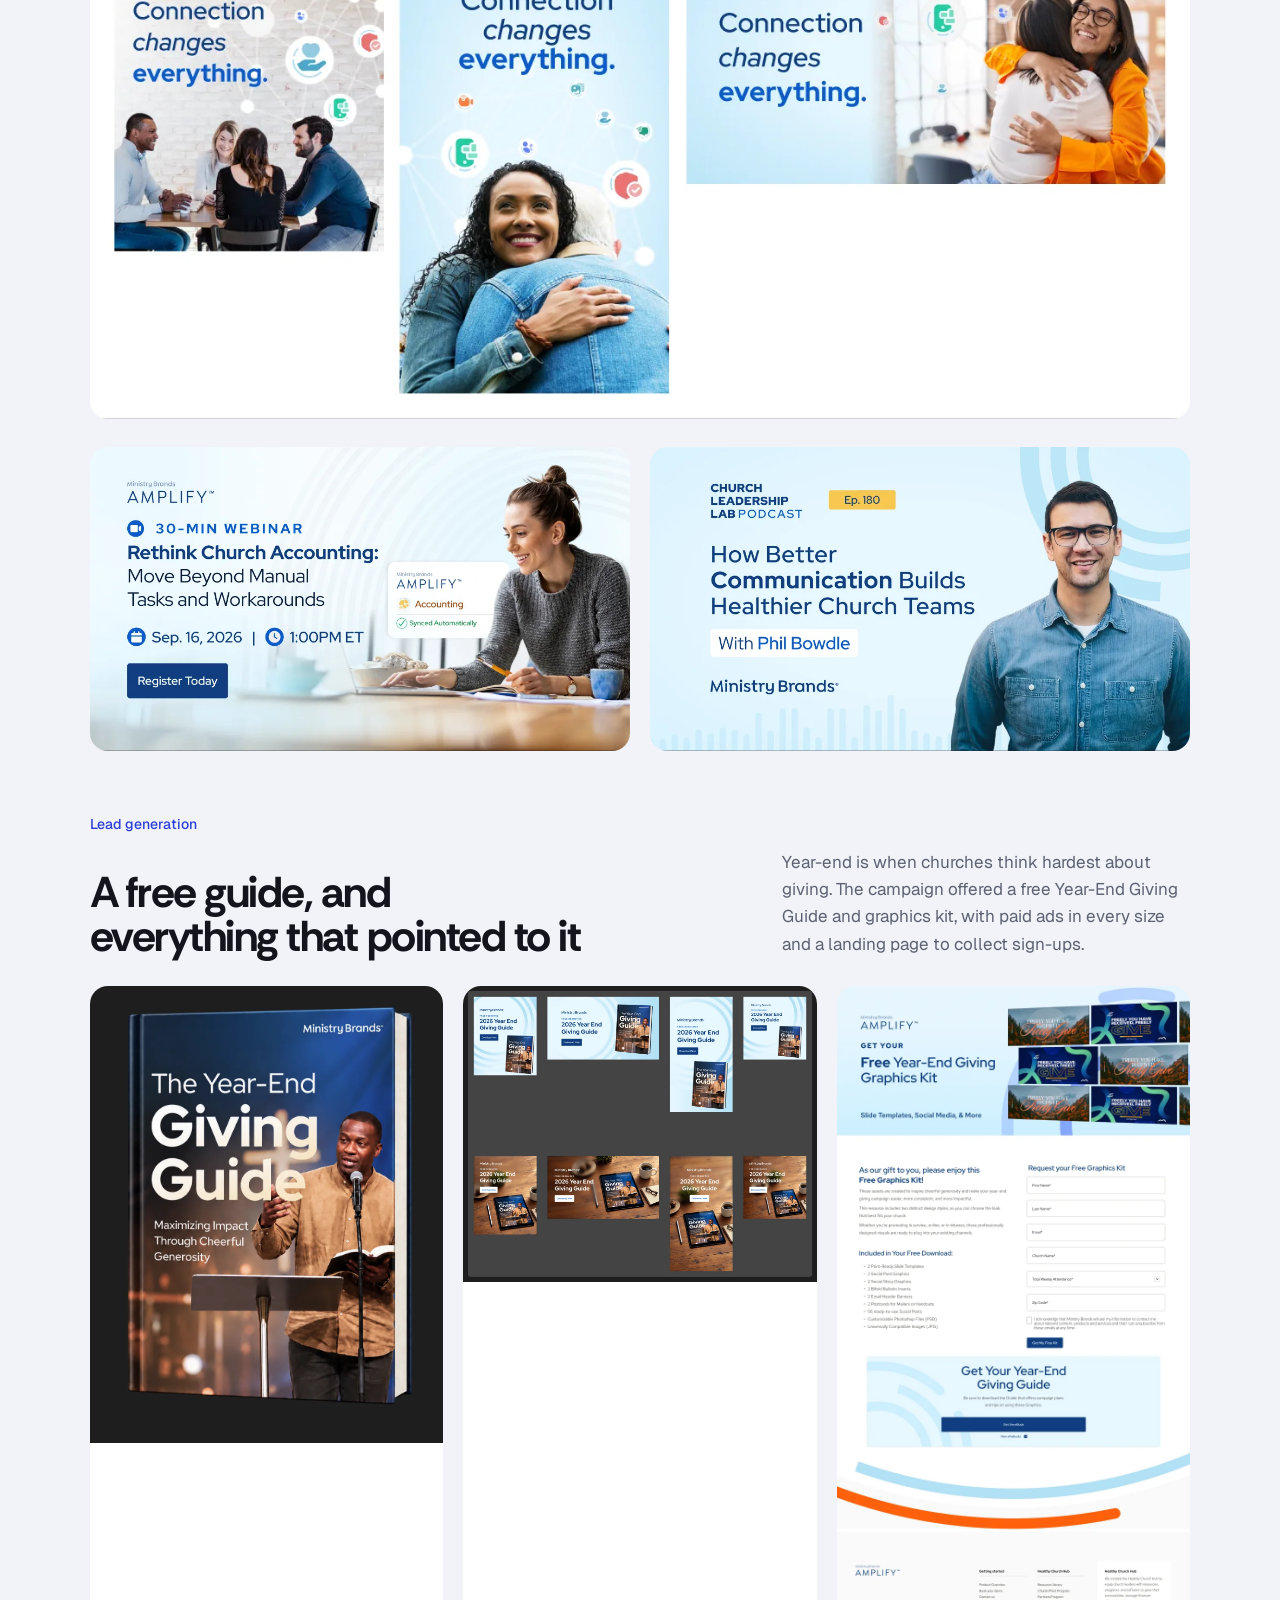
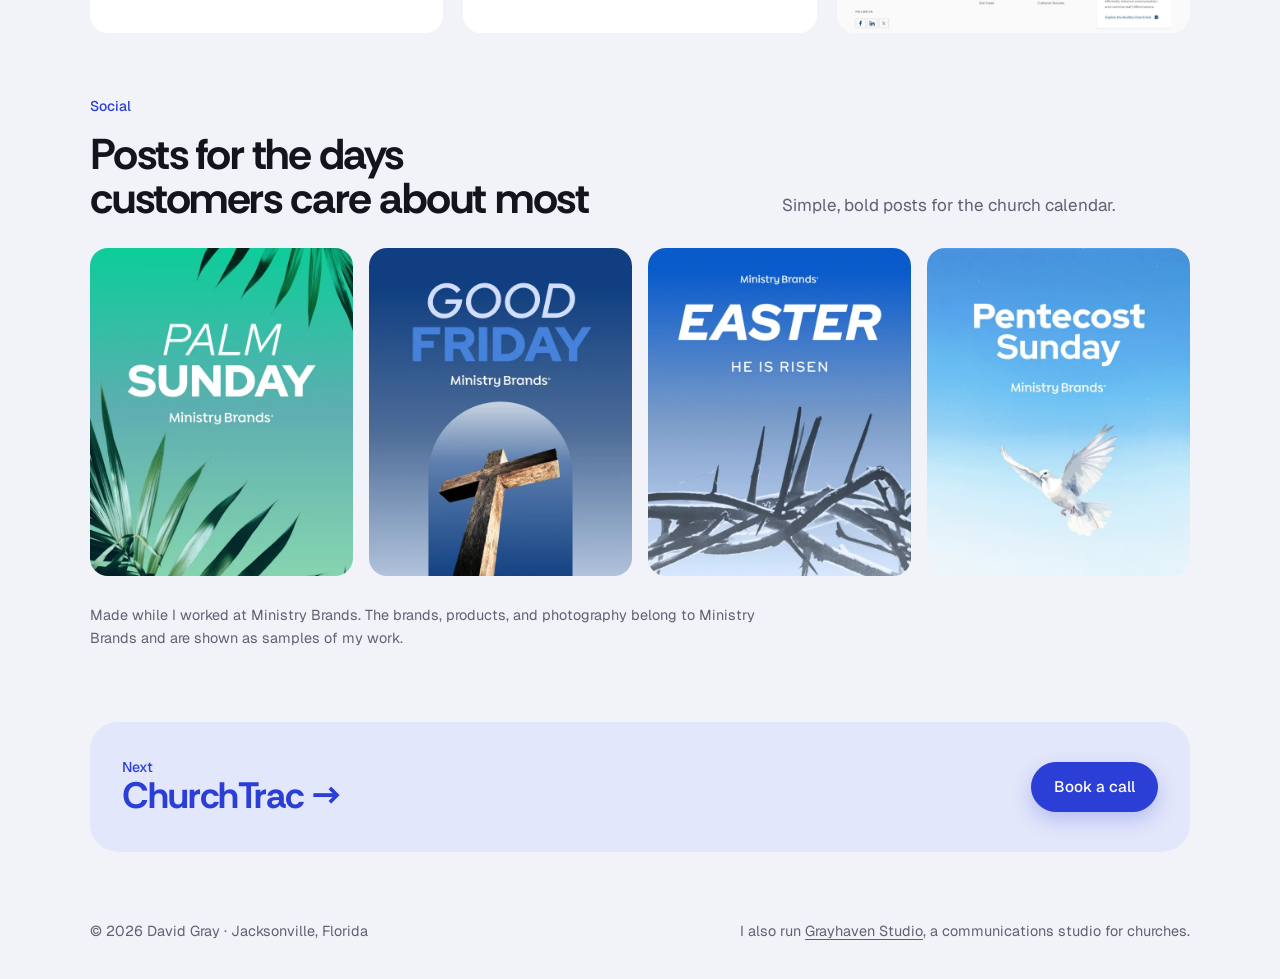
<file: ministry-brands.html>
<!doctype html>
<html lang="en"><head><meta charset="utf-8"><meta name="viewport" content="width=device-width, initial-scale=1, viewport-fit=cover">
<title>Ministry Brands case study | David Gray</title>
<meta name="description" content="Video, social, and web design work David Gray made in house at Ministry Brands, a church software company.">
<link rel="canonical" href="https://davidgray.io/ministry-brands">
<link rel="icon" href="/favicon.svg" type="image/svg+xml">
<meta property="og:type" content="website"><meta property="og:title" content="Ministry Brands case study | David Gray"><meta property="og:description" content="Video, social, and web design work David Gray made in house at Ministry Brands, a church software company.">
<meta property="og:url" content="https://davidgray.io/ministry-brands"><meta property="og:image" content="https://davidgray.io/og.jpg"><meta name="twitter:card" content="summary_large_image">
<link rel="preconnect" href="https://fonts.googleapis.com"><link rel="preconnect" href="https://fonts.gstatic.com" crossorigin>
<link rel="stylesheet" href="https://fonts.googleapis.com/css2?family=Geist+Mono:wght@500&family=Geist:wght@400;500;600&family=Instrument+Serif:ital@0;1&family=Rethink+Sans:wght@700;800&display=swap">
<link rel="stylesheet" href="style.css">
<style>:root{padding-top:env(safe-area-inset-top,0px);padding-bottom:env(safe-area-inset-bottom,0px)}</style>
</head><body>
<header class="site"><div class="wrap"><div class="pill"><a class="name" href="/"><img src="img/david-avatar.webp" alt="">David Gray</a>
<nav aria-label="Main"><a href="/#work">Work</a><a href="/#services">Services</a><a href="/#about">About</a></nav><a class="btn solid sm" href="https://calendar.app.google/wG2xDH1heGx4G1f19" target="_blank" rel="noopener">Book a call</a></div></div></header>
<main><div class="wrap">
<section class="cs-hero">
<p class="tc"><a href="/#work" style="text-decoration:none">Work</a> / Ministry Brands</p>
<h1>Marketing for the software churches run on.</h1>
<p class="lede">For four years I made campaigns, ads, and short films for Ministry Brands’ software brands, aimed at pastors, church staff, and finance teams.</p>
<dl class="facts"><div><dt class="tc">Role</dt><dd>Video &amp; Graphic Designer</dd></div><div><dt class="tc">Years</dt><dd>2022–2026, remote</dd></div><div><dt class="tc">Work</dt><dd>Campaign creative, ads, landing pages, customer films</dd></div></dl>
</section>
<section class="cs"><div class="head"><p class="tc">Customer stories</p><h2>Real customers, in their own words</h2><p>For the Ministry Spotlight series I made short films with churches that use Ministry Brands software. A pastor or staff member explains what changed for their church.</p></div><div class="grid2"><div><a class="yt" href="https://www.youtube.com/watch?v=I8h_QCb83RA" target="_blank" rel="noopener"><img src="img/yt-I8h_QCb83RA.jpg" alt="Restoration Community Church film" loading="lazy"><span class="play">▶ Watch on YouTube</span></a><p class="tc" style="margin-top:10px">Restoration Community Church · moving to one platform</p></div><div><a class="yt" href="https://www.youtube.com/watch?v=XCeG6gcjqo4" target="_blank" rel="noopener"><img src="img/yt-XCeG6gcjqo4.jpg" alt="Cross City Church film" loading="lazy"><span class="play">▶ Watch on YouTube</span></a><p class="tc" style="margin-top:10px">Cross City Church · rethinking online giving</p></div></div></section><section class="cs"><div class="head"><p class="tc">Product launch</p><h2>Launching Amplify to church staff</h2><p>Amplify is Ministry Brands’ church software platform. The campaign sold one idea, that connection changes everything, then broke it into specific reasons to care: better email and texting, simpler accounting, and healthier teams.</p></div><div class="shot"><img src="img/mb-connection-ads.webp" alt="Connection changes everything ad set for Amplify" loading="lazy"></div><div class="grid2"><div class="shot"><img src="img/mb-webinar.webp" alt="Webinar promo: Rethink Church Accounting" loading="lazy"></div><div class="shot"><img src="img/mb-podcast.webp" alt="Church Leadership Lab podcast episode graphic" loading="lazy"></div></div></section><section class="cs"><div class="head"><p class="tc">Lead generation</p><h2>A free guide, and everything that pointed to it</h2><p>Year-end is when churches think hardest about giving. The campaign offered a free Year-End Giving Guide and graphics kit, with paid ads in every size and a landing page to collect sign-ups.</p></div><div class="grid3"><div class="shot"><img src="img/mb-giving-guide.webp" alt="Year-End Giving Guide cover" loading="lazy"></div><div class="shot"><img src="img/mb-giving-ads.webp" alt="Year-end giving ad set in two styles" loading="lazy"></div><div class="shot"><img src="img/mb-giving-landing.webp" alt="Landing page for the free graphics kit" loading="lazy"></div></div></section><section class="cs"><div class="head"><p class="tc">Social</p><h2>Posts for the days customers care about most</h2><p>Simple, bold posts for the church calendar.</p></div><div class="grid4"><div class="shot"><img src="img/mb-palm-sunday.webp" alt="Palm Sunday post" loading="lazy"></div><div class="shot"><img src="img/mb-good-friday.webp" alt="Good Friday post" loading="lazy"></div><div class="shot"><img src="img/mb-easter.webp" alt="Easter post" loading="lazy"></div><div class="shot"><img src="img/mb-pentecost.webp" alt="Pentecost post" loading="lazy"></div></div><p class="note">Made while I worked at Ministry Brands. The brands, products, and photography belong to Ministry Brands and are shown as samples of my work.</p></section><div class="next"><div><p class="tc">Next</p><a class="big" href="/churchtrac">ChurchTrac →</a></div>
<a class="btn solid" href="https://calendar.app.google/wG2xDH1heGx4G1f19" target="_blank" rel="noopener">Book a call</a></div>
</div></main>
<footer class="site"><div class="wrap"><span>© 2026 David Gray · Jacksonville, Florida</span><span>I also run <a href="https://grayhavenstudio.com" target="_blank" rel="noopener">Grayhaven Studio</a>, a communications studio for churches.</span></div></footer>
</body></html>
</file>
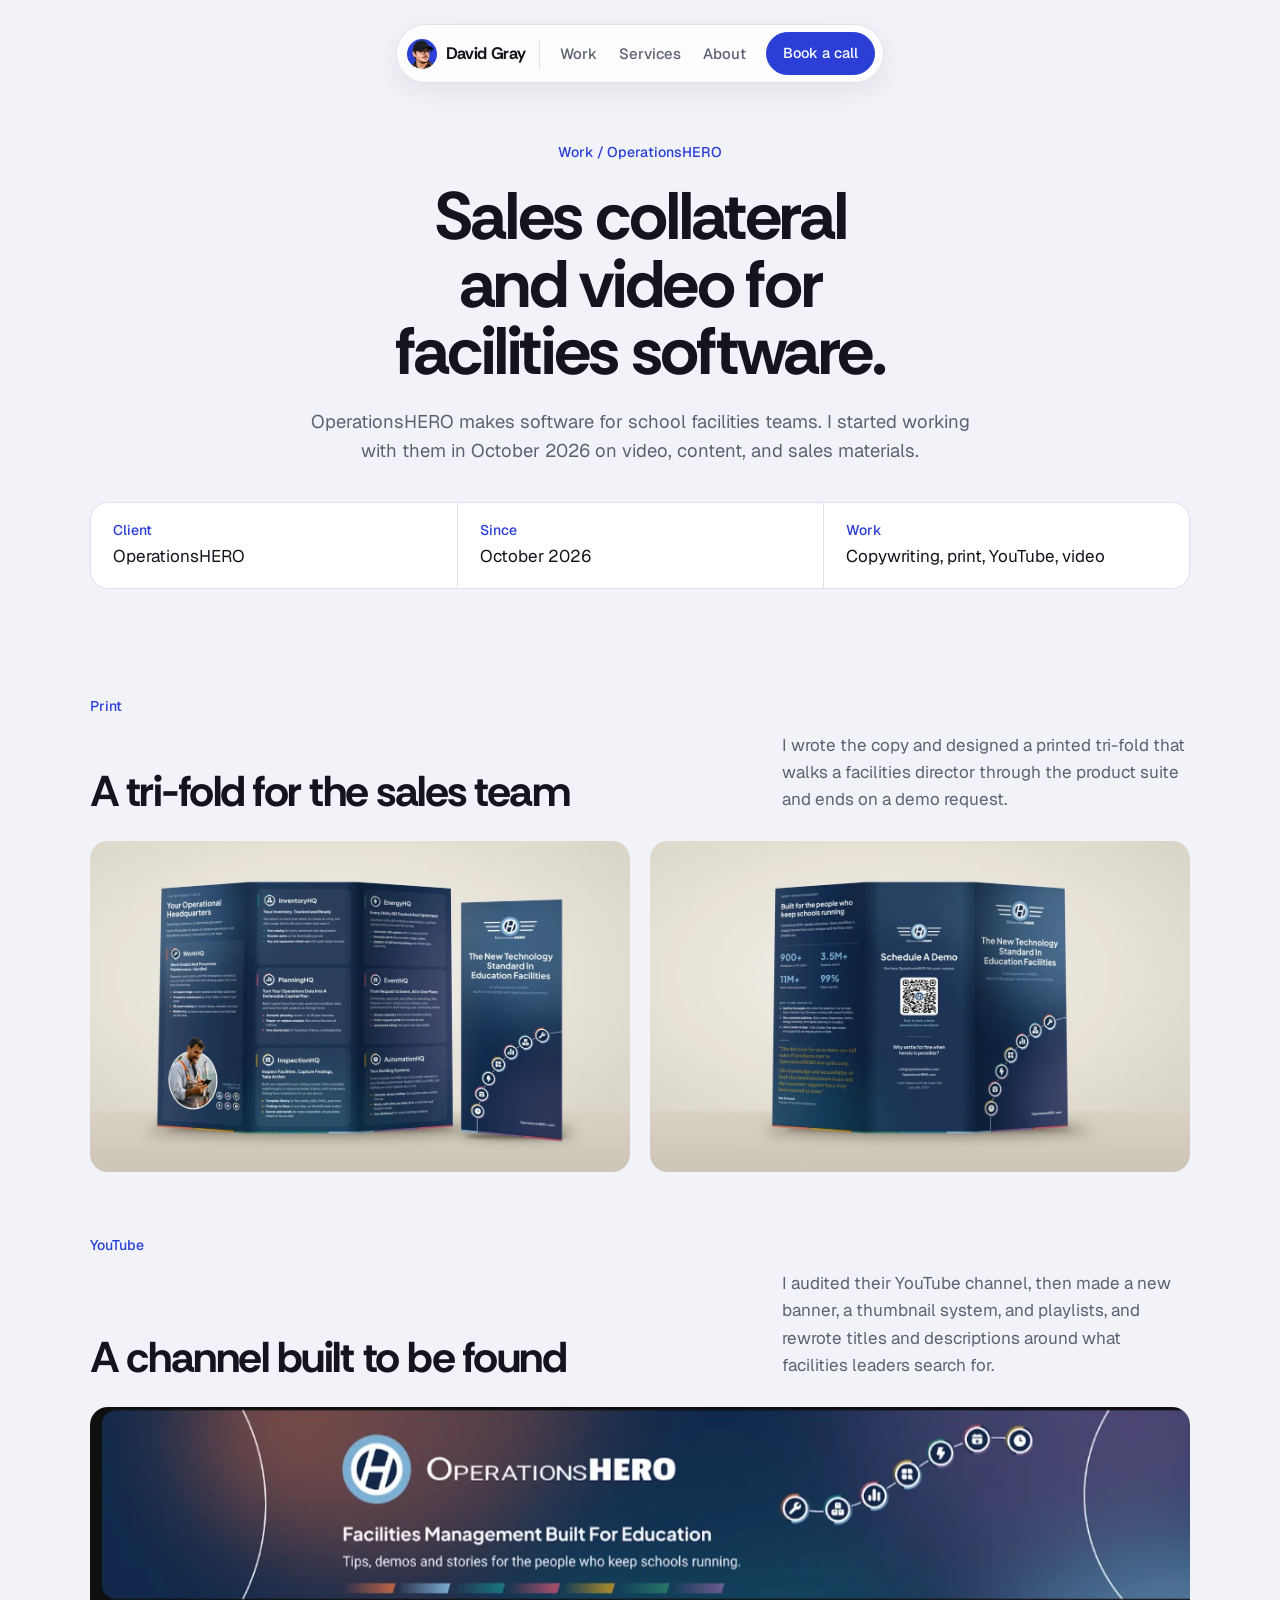
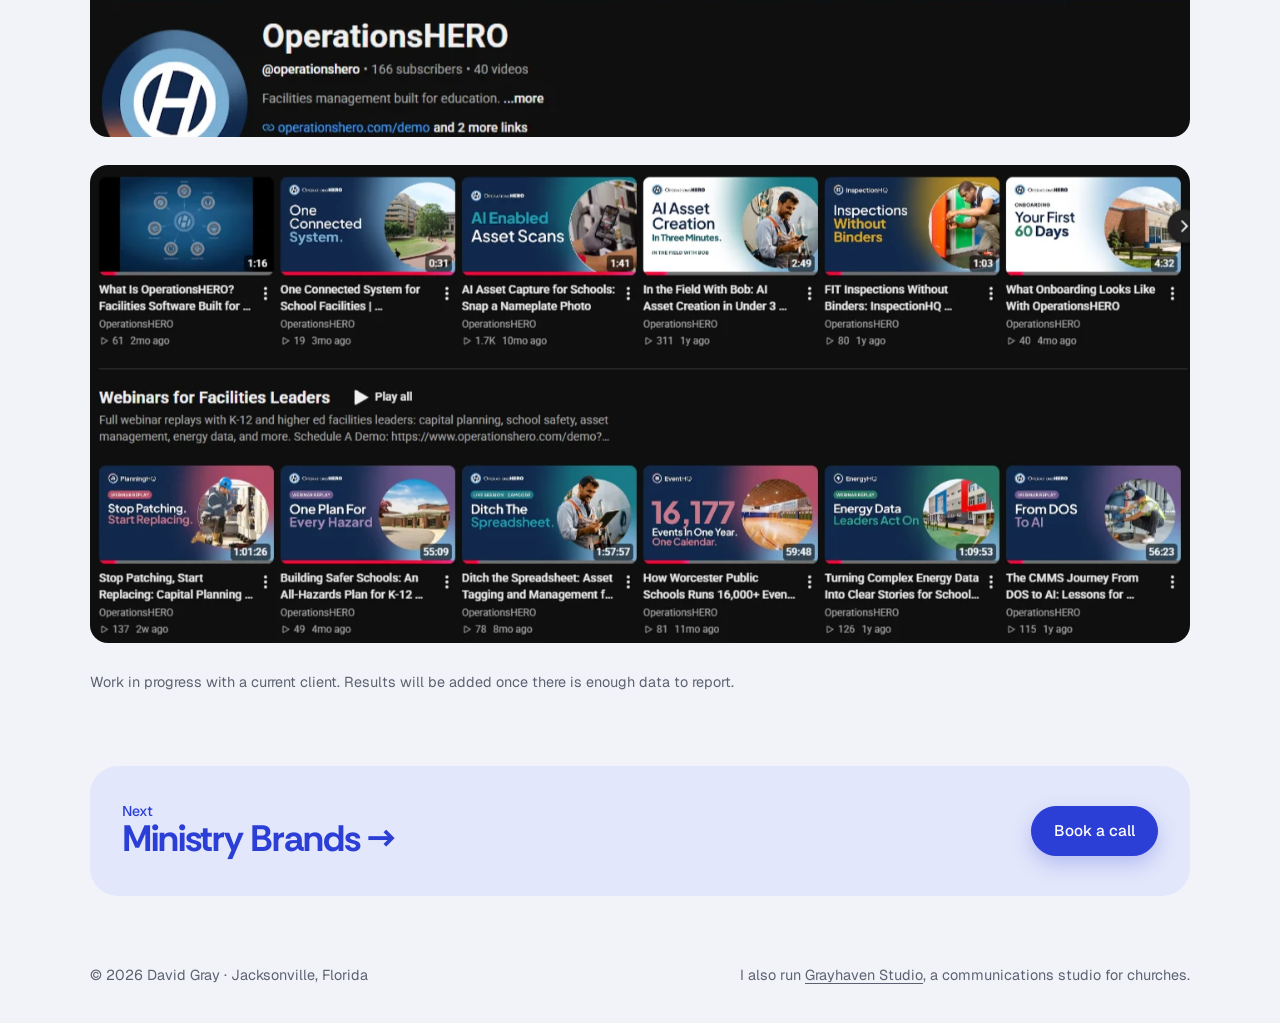
<file: operationshero.html>
<!doctype html>
<html lang="en"><head><meta charset="utf-8"><meta name="viewport" content="width=device-width, initial-scale=1, viewport-fit=cover">
<title>OperationsHERO case study | David Gray</title>
<meta name="description" content="Content marketing work David Gray is doing for OperationsHERO, a facilities software company.">
<link rel="canonical" href="https://davidgray.io/operationshero">
<link rel="icon" href="/favicon.svg" type="image/svg+xml">
<meta property="og:type" content="website"><meta property="og:title" content="OperationsHERO case study | David Gray"><meta property="og:description" content="Content marketing work David Gray is doing for OperationsHERO, a facilities software company.">
<meta property="og:url" content="https://davidgray.io/operationshero"><meta property="og:image" content="https://davidgray.io/og.jpg"><meta name="twitter:card" content="summary_large_image">
<link rel="preconnect" href="https://fonts.googleapis.com"><link rel="preconnect" href="https://fonts.gstatic.com" crossorigin>
<link rel="stylesheet" href="https://fonts.googleapis.com/css2?family=Geist+Mono:wght@500&family=Geist:wght@400;500;600&family=Instrument+Serif:ital@0;1&family=Rethink+Sans:wght@700;800&display=swap">
<link rel="stylesheet" href="style.css">
<style>:root{padding-top:env(safe-area-inset-top,0px);padding-bottom:env(safe-area-inset-bottom,0px)}</style>
</head><body>
<header class="site"><div class="wrap"><div class="pill"><a class="name" href="/"><img src="img/david-avatar.webp" alt="">David Gray</a>
<nav aria-label="Main"><a href="/#work">Work</a><a href="/#services">Services</a><a href="/#about">About</a></nav><a class="btn solid sm" href="https://calendar.app.google/wG2xDH1heGx4G1f19" target="_blank" rel="noopener">Book a call</a></div></div></header>
<main><div class="wrap">
<section class="cs-hero">
<p class="tc"><a href="/#work" style="text-decoration:none">Work</a> / OperationsHERO</p>
<h1>Sales collateral and video for facilities software.</h1>
<p class="lede">OperationsHERO makes software for school facilities teams. I started working with them in October 2026 on video, content, and sales materials.</p>
<dl class="facts"><div><dt class="tc">Client</dt><dd>OperationsHERO</dd></div><div><dt class="tc">Since</dt><dd>October 2026</dd></div><div><dt class="tc">Work</dt><dd>Copywriting, print, YouTube, video</dd></div></dl>
</section>
<section class="cs"><div class="head"><p class="tc">Print</p><h2>A tri-fold for the sales team</h2><p>I wrote the copy and designed a printed tri-fold that walks a facilities director through the product suite and ends on a demo request.</p></div><div class="grid2"><div class="shot"><img src="img/operationshero-trifold-mockup-inside.webp" alt="Brochure inside spread" loading="lazy"></div><div class="shot"><img src="img/operationshero-trifold-mockup-outside.webp" alt="Brochure outside with demo QR code" loading="lazy"></div></div></section><section class="cs"><div class="head"><p class="tc">YouTube</p><h2>A channel built to be found</h2><p>I audited their YouTube channel, then made a new banner, a thumbnail system, and playlists, and rewrote titles and descriptions around what facilities leaders search for.</p></div><div class="shot"><img src="img/oh-youtube-banner.webp" alt="New OperationsHERO YouTube banner" loading="lazy"></div><div class="shot"><img src="img/oh-youtube-thumbs.webp" alt="New thumbnail system" loading="lazy"></div><p class="note">Work in progress with a current client. Results will be added once there is enough data to report.</p></section><div class="next"><div><p class="tc">Next</p><a class="big" href="/ministry-brands">Ministry Brands →</a></div>
<a class="btn solid" href="https://calendar.app.google/wG2xDH1heGx4G1f19" target="_blank" rel="noopener">Book a call</a></div>
</div></main>
<footer class="site"><div class="wrap"><span>© 2026 David Gray · Jacksonville, Florida</span><span>I also run <a href="https://grayhavenstudio.com" target="_blank" rel="noopener">Grayhaven Studio</a>, a communications studio for churches.</span></div></footer>
</body></html>
</file>
<file: style.css>
/* Layout: light and airy, centered. Tall serif headlines, one cobalt blue, work shown as floating, slightly tilted cards. */
:root {
  --bg: #f1f3f8;
  --card: #ffffff;
  --ink: #14151c;
  --muted: #5d6272;
  --line: #dde1eb;
  --blue: #2b3fd6;
  --blue-soft: #e3e7fb;
  --peach: #ffe1d2;
  --mint: #d8efe2;
  --butter: #fff0c4;
  --display: "Rethink Sans", "Helvetica Neue", Arial, sans-serif;
  --serif: "Instrument Serif", "Iowan Old Style", Georgia, serif;
  --body: "Geist", "Helvetica Neue", Arial, sans-serif;
  --mono: "Geist Mono", ui-monospace, Menlo, monospace;
  --r: 18px;
  color-scheme: light;
}
* { box-sizing: border-box; }
html { scroll-behavior: smooth; }
body { background: var(--bg); color: var(--ink); font: 400 1.0625rem/1.6 var(--body); margin: 0; -webkit-font-smoothing: antialiased; }
.wrap { max-width: 1140px; margin: 0 auto; padding-left: max(20px, env(safe-area-inset-left, 0px)); padding-right: max(20px, env(safe-area-inset-right, 0px)); }
a { color: inherit; }
a:focus-visible, button:focus-visible { outline: 2px solid var(--blue); outline-offset: 3px; border-radius: 6px; }
img, video { max-width: 100%; display: block; }
h1, h2, h3 { font-family: var(--display); font-weight: 700; letter-spacing: -0.035em; text-wrap: balance; margin: 0; line-height: 1.02; }
h1 em, h2 em { font-family: var(--serif); font-weight: 400; font-style: italic; color: var(--blue); letter-spacing: -0.015em; font-size: 1.14em; line-height: .9; }
p { margin: 0; }
.tc { font: 500 .88rem/1.3 var(--body); color: var(--blue); }
.tc a { color: inherit; }
.rec { display: inline-flex; align-items: center; gap: .55em; }
.rec::before { content: ""; width: .55em; height: .55em; border-radius: 50%; background: #23b26d; box-shadow: 0 0 0 4px rgba(35,178,109,.18); }

/* Pill nav */
header.site { position: sticky; top: calc(12px + env(safe-area-inset-top, 0px)); z-index: 20; padding-top: 12px; pointer-events: none; }
header.site .wrap { display: flex; justify-content: center; }
.pill { pointer-events: auto; display: flex; align-items: center; gap: 6px 18px; flex-wrap: wrap; justify-content: center; background: rgba(255,255,255,.82); backdrop-filter: blur(14px); -webkit-backdrop-filter: blur(14px); border: 1px solid var(--line); border-radius: 999px; padding: 7px 8px 7px 10px; box-shadow: 0 8px 30px rgba(20,21,28,.07); max-width: 100%; }
.name { display: inline-flex; align-items: center; gap: 9px; font: 700 1.05rem/1 var(--display); letter-spacing: -0.02em; text-decoration: none; padding-right: 14px; border-right: 1px solid var(--line); }
.name img { width: 30px; height: 30px; border-radius: 50%; }
header nav { display: flex; gap: 4px 18px; flex-wrap: wrap; font-size: .93rem; font-weight: 500; }
header nav a { text-decoration: none; color: var(--muted); padding: 6px 2px; }
header nav a:hover { color: var(--blue); }

.btns { display: flex; gap: 10px; flex-wrap: wrap; align-items: center; }
.btn { display: inline-block; padding: 12px 22px; border-radius: 999px; text-decoration: none; font-weight: 500; font-size: .96rem; border: 1px solid color-mix(in srgb, var(--blue) 45%, transparent); color: var(--blue); background: transparent; transition: transform .15s, background .15s, box-shadow .15s; }
.btn:hover { transform: translateY(-2px); background: var(--blue-soft); }
.btn.solid { background: var(--blue); color: #fff; border-color: var(--blue); box-shadow: 0 8px 20px rgba(43,63,214,.25); }
.btn.solid:hover { background: #2233bd; }
.btn.sm { padding: 9px 16px; font-size: .9rem; box-shadow: none; }

/* Hero: content column in the middle, two matched stacks of work cards on either side */
.hero-zone { display: grid; grid-template-columns: minmax(0, 1fr) minmax(0, 860px) minmax(0, 1fr); align-items: center; gap: 0 28px; max-width: 1560px; margin: 0 auto; padding: 0 28px; overflow: hidden; }
.hero-zone > .wrap { padding: 0; width: 100%; }
.hero { text-align: center; padding-block: 72px 40px; display: grid; gap: 24px; justify-items: center; }
.hello { color: var(--blue); font-weight: 500; }
.hero h1 { font-size: clamp(2.5rem, 6.6vw, 5.2rem); line-height: 1; }
.hero h1 em { display: block; font-size: 1.22em; line-height: .95; }
.hero h1 .tile { display: inline-block; vertical-align: -0.1em; width: 1.5em; height: .9em; border-radius: .16em; overflow: hidden; transform: rotate(-4deg); box-shadow: 0 .08em .25em rgba(20,21,28,.22); margin: 0 .06em; background: var(--ink); }
.hero h1 .tile video { width: 100%; height: 100%; object-fit: cover; }
.hero .lede { font-size: 1.15rem; color: var(--muted); max-width: 50ch; text-wrap: pretty; }
.hero .btns { justify-content: center; }
.chips { list-style: none; margin: 6px 0 0; padding: 0; display: flex; flex-wrap: nowrap; gap: 7px; justify-content: center; }
.chips a { display: inline-flex; align-items: center; gap: 7px; background: rgba(255,255,255,.75); border: 1px solid var(--line); border-radius: 10px; padding: 5px 11px 5px 5px; font-size: .86rem; font-weight: 500; color: var(--blue); text-decoration: none; white-space: nowrap; transition: transform .15s, background .15s, border-color .15s; }
.chips a:hover { transform: translateY(-2px); background: #fff; border-color: var(--blue); }
.chips b { display: grid; place-items: center; width: 23px; height: 23px; border-radius: 7px; background: var(--blue); color: #fff; font-size: .78rem; font-weight: 600; }

.stack { display: grid; gap: 44px; }
.stack.l { justify-items: end; } .stack.r { justify-items: start; }
.fl { width: clamp(150px, 15.5vw, 240px); background: var(--card); padding: 8px; border-radius: 16px; box-shadow: 0 18px 44px rgba(20,21,28,.14); translate: calc(var(--mx, 0) * var(--d, 10) * 1px) calc(var(--my, 0) * var(--d, 10) * 1px); transition: translate .5s cubic-bezier(.2,.8,.2,1); }
.fl img { border-radius: 10px; width: 100%; aspect-ratio: 4 / 3; object-fit: cover; object-position: top; display: block; }
.fl > div { animation: bob 7s ease-in-out infinite; }
.stack .fl:nth-child(2) > div { animation-delay: -3.5s; }
.stack.r .fl > div { animation-duration: 8s; }
@keyframes bob { 0%, 100% { transform: translateY(0); } 50% { transform: translateY(-8px); } }
.stack.l { grid-column: 1; grid-row: 1 / 3; } .stack.r { grid-column: 3; grid-row: 1 / 3; }
.hero-zone > .wrap { grid-column: 2; grid-row: 1; }
.fl.mid { grid-column: 2; grid-row: 2; justify-self: center; width: clamp(300px, 29vw, 440px); rotate: -2deg; --d: 6; margin: 4px 0 40px; }
.fl.mid video { border-radius: 10px; width: 100%; aspect-ratio: 16 / 9; object-fit: cover; display: block; background: var(--ink); }
.fl.mid > div { animation-delay: -1.5s; }
.stack.l .fl:nth-child(1) { rotate: -6deg; --d: 14; margin-right: 34px; }
.stack.l .fl:nth-child(2) { rotate: 5deg; --d: 8; }
.stack.r .fl:nth-child(1) { rotate: 6deg; --d: 14; margin-left: 34px; }
.stack.r .fl:nth-child(2) { rotate: -5deg; --d: 8; }

/* Quick facts */
.quick { margin: 0 0 8px; display: grid; grid-template-columns: repeat(4, minmax(0, 1fr)); background: var(--card); border: 1px solid var(--line); border-radius: var(--r); }
.quick div { padding: 20px 22px; display: grid; gap: 4px; align-content: start; }
.quick div + div { border-left: 1px solid var(--line); }
.quick dt { margin: 0; } .quick dd, .tools dd { margin: 0; font-size: .98rem; }

/* Logos */
.logos { padding-block: 44px 8px; text-align: center; }
.logos ul { list-style: none; padding: 0; margin: 18px 0 0; display: flex; flex-wrap: wrap; gap: 24px 44px; align-items: center; justify-content: center; }
.logos img { height: 24px; width: auto; filter: brightness(0) opacity(.5); }
.logos img.mb { height: 14px; }

/* Sections */
section.block { padding-block: 88px 0; }
.head { display: grid; grid-template-columns: minmax(0, 1.6fr) minmax(0, 1fr); gap: 16px 40px; align-items: end; margin-bottom: 40px; }
.head > .tc { grid-column: 1 / -1; }
.head h2 { font-size: clamp(2.1rem, 5vw, 3.6rem); }
.head p:not(.tc) { color: var(--muted); max-width: 40ch; }

/* Work */
.work { display: grid; grid-template-columns: repeat(2, minmax(0, 1fr)); gap: 28px; }
.job { display: grid; gap: 20px; align-content: start; text-decoration: none; }
.job:first-child { grid-column: 1 / -1; grid-template-columns: minmax(0, 1.5fr) minmax(0, 1fr); gap: 44px; align-items: center; }
.job-media { border-radius: var(--r); overflow: hidden; background: var(--blue-soft); aspect-ratio: 4 / 3; display: grid; place-items: center; padding: 28px; }
.job:nth-child(2) .job-media { background: var(--peach); }
.job:nth-child(3) .job-media { background: var(--mint); }
.job-media img { max-height: 100%; width: auto; max-width: 100%; border-radius: 10px; box-shadow: 0 16px 36px rgba(20,21,28,.18); transition: transform .5s cubic-bezier(.2,.8,.2,1); object-fit: contain; min-height: 0; }
.job:hover .job-media img { transform: scale(1.04) rotate(-1.2deg); }
.job-text { display: grid; gap: 12px; min-width: 0; }
.job h3 { font-size: clamp(1.4rem, 2.4vw, 1.9rem); line-height: 1.08; }
.job p { color: var(--muted); }
.job .more { font-weight: 500; color: var(--blue); }
.tags { display: flex; flex-wrap: wrap; gap: 6px; }
.tags span { font-size: .82rem; font-weight: 500; border: 1px solid color-mix(in srgb, var(--blue) 30%, transparent); color: var(--blue); padding: 3px 11px; border-radius: 999px; }

/* Video frames */
.frame { position: relative; background: var(--ink); border-radius: var(--r); overflow: hidden; }
.frame video, .frame img { width: 100%; height: auto; }
.frame .slate { position: absolute; left: 12px; top: 12px; z-index: 1; color: #fff; background: rgba(20,21,28,.6); padding: 6px 10px; border-radius: 999px; font: 500 .75rem/1 var(--body); }
.caption { display: flex; justify-content: space-between; gap: 16px; flex-wrap: wrap; padding-top: 12px; }
.caption p { color: var(--muted); font-size: .95rem; }
.feature { margin: 56px 0 0; }

.films { display: grid; grid-template-columns: repeat(2, minmax(0, 1fr)); gap: 32px 28px; }
.film h3 { font-size: 1.2rem; margin-top: 14px; }
.yt { display: block; position: relative; text-decoration: none; border-radius: var(--r); overflow: hidden; }
.yt img { aspect-ratio: 16/9; object-fit: cover; width: 100%; transition: transform .5s; }
.yt:hover img { transform: scale(1.04); }
.yt .play { position: absolute; left: 14px; bottom: 14px; background: #fff; color: var(--blue); padding: 8px 14px; border-radius: 999px; font: 500 .82rem/1 var(--body); box-shadow: 0 6px 16px rgba(20,21,28,.2); }

/* Gallery */
.gal { display: grid; grid-template-columns: repeat(2, minmax(0, 1fr)); gap: 32px 28px; }
.gal figure { margin: 0; display: grid; gap: 12px; align-content: start; }
.shot { border-radius: var(--r); overflow: hidden; background: var(--card); }
.shot img { width: 100%; transition: transform .5s; }
.gal .shot img { aspect-ratio: 16 / 10; object-fit: cover; }
.gal figure:hover .shot img { transform: scale(1.03); }
.gal figcaption { display: flex; justify-content: space-between; gap: 4px 16px; flex-wrap: wrap; align-items: baseline; }
.gal figcaption strong { font: 700 1.15rem/1.1 var(--display); letter-spacing: -0.02em; }
.gal.posters { grid-template-columns: repeat(6, minmax(0, 1fr)); }
.gal.posters figure { grid-column: span 2; }
.gal.posters figure:nth-child(-n+2) { grid-column: span 3; }
.gal.posters .shot { display: block; }
.gal.posters .shot img { aspect-ratio: 4 / 5; height: auto; }
@media (max-width: 900px) { .gal.posters { grid-template-columns: repeat(2, minmax(0, 1fr)); gap: 24px 16px; } .gal.posters figure, .gal.posters figure:nth-child(-n+2) { grid-column: auto; } .gal.posters figure:first-child { grid-column: 1 / -1; } }

/* Services */
.svc-list { display: grid; grid-template-columns: repeat(3, minmax(0, 1fr)); gap: 16px; counter-reset: s; }
.svc-row { background: var(--card); border: 1px solid var(--line); border-radius: var(--r); padding: 24px; display: grid; gap: 10px; align-content: start; counter-increment: s; transition: transform .2s, box-shadow .2s; }
.svc-row:hover { transform: translateY(-4px); box-shadow: 0 16px 36px rgba(20,21,28,.08); }
.svc-row::before { content: counter(s); display: grid; place-items: center; width: 28px; height: 28px; border-radius: 8px; background: var(--blue); color: #fff; font-size: .85rem; font-weight: 600; margin-bottom: 6px; }
.svc-row h3 { font-size: 1.4rem; }
.svc-row p { color: var(--muted); font-size: .98rem; }

/* Hire */
.ways { display: grid; grid-template-columns: repeat(3, minmax(0, 1fr)); gap: 16px; }
.ways div { border-radius: var(--r); padding: 28px 24px; display: grid; gap: 10px; align-content: start; background: var(--blue-soft); }
.ways div:nth-child(2) { background: var(--peach); } .ways div:nth-child(3) { background: var(--mint); }
.ways h3 { font-size: 1.4rem; }
.ways p { color: #3d4150; }
.tools { margin: 28px 0 0; display: grid; grid-template-columns: repeat(4, minmax(0, 1fr)); gap: 20px 24px; }
.tools div { border-top: 1px solid var(--line); padding-top: 14px; display: grid; gap: 5px; align-content: start; }
.tools dt { margin: 0; } .tools dd { color: var(--muted); }

/* About */
.about { display: grid; grid-template-columns: minmax(0, .8fr) minmax(0, 1fr); gap: 56px; align-items: center; }
.portrait { background: var(--blue); border-radius: 28px; overflow: hidden; aspect-ratio: 4 / 5; display: grid; align-items: end; rotate: -2deg; box-shadow: 0 24px 50px rgba(43,63,214,.25); }
.portrait img { width: 100%; }
.about .bio { display: grid; gap: 16px; max-width: 54ch; align-content: start; }
.about .bio h2 { font-size: clamp(2.1rem, 5vw, 3.4rem); }
.about .bio p { color: #3d4150; }
.about .bio a { color: var(--blue); }
.timeline { list-style: none; margin: 56px 0 0; padding: 0; background: var(--card); border: 1px solid var(--line); border-radius: var(--r); }
.timeline li { display: grid; grid-template-columns: 8em minmax(0, 1fr); gap: 16px; padding: 16px 22px; }
.timeline li + li { border-top: 1px solid var(--line); }
.timeline .when { font-weight: 500; color: var(--blue); font-size: .92rem; font-variant-numeric: tabular-nums; padding-top: 2px; }
.timeline strong { display: block; font-weight: 600; }
.timeline div span { color: var(--muted); font-size: .95rem; }

/* Contact */
#contact { padding-block: 88px 40px; }
.contact { background: var(--blue); color: #fff; border-radius: 32px; padding: 72px 32px; display: grid; gap: 22px; justify-items: center; text-align: center; margin-left: max(20px, env(safe-area-inset-left, 0px)); margin-right: max(20px, env(safe-area-inset-right, 0px)); padding-left: 24px; padding-right: 24px; }
.contact .tc { color: #fff; }
.contact h2 { font-size: clamp(2.2rem, 5.6vw, 4.2rem); line-height: 1; max-width: 16ch; }
.contact h2 em { color: #cfd6ff; }
.contact > p:not(.tc):not(.email) { color: #dfe3ff; max-width: 48ch; }
.contact .btns { justify-content: center; }
.contact .btn { color: #fff; border-color: rgba(255,255,255,.5); }
.contact .btn:hover { background: rgba(255,255,255,.14); }
.contact .btn.solid { background: #fff; color: var(--blue); border-color: #fff; box-shadow: none; }
.contact .email { font-size: 1.05rem; }
.copy { font: 500 .8rem/1 var(--body); background: rgba(255,255,255,.16); border: 0; color: inherit; border-radius: 999px; padding: 6px 12px; cursor: pointer; margin-left: 8px; }
footer.site a { color: inherit; text-underline-offset: 3px; }
footer.site .wrap { padding-block: 20px 36px; display: flex; justify-content: space-between; gap: 16px; flex-wrap: wrap; color: var(--muted); font-size: .9rem; }
.replay { background: none; border: 0; color: inherit; font: inherit; cursor: pointer; padding: 0; text-decoration: underline; text-underline-offset: 3px; }

/* Case study pages */
.cs-hero { padding-block: 72px 44px; display: grid; gap: 22px; justify-items: center; text-align: center; }
.cs-hero .tc a { text-decoration: none; }
.cs-hero h1 { font-size: clamp(2.3rem, 5.8vw, 4.2rem); line-height: 1; max-width: 17ch; }
.cs-hero .lede { font-size: 1.15rem; color: var(--muted); max-width: 56ch; }
.facts { width: 100%; text-align: left; display: grid; grid-template-columns: repeat(3, minmax(0, 1fr)); background: var(--card); border: 1px solid var(--line); border-radius: var(--r); margin: 14px 0 0; }
.facts div { padding: 18px 22px; display: grid; gap: 4px; }
.facts div + div { border-left: 1px solid var(--line); }
.facts dd, .facts dt { margin: 0; }
.cs { padding-block: 64px 0; display: grid; gap: 28px; }
.cs .head { margin-bottom: 0; }
.cs .head h2 { font-size: clamp(1.8rem, 3.8vw, 2.7rem); }
.grid2 { display: grid; grid-template-columns: repeat(2, minmax(0, 1fr)); gap: 20px; }
.grid3 { display: grid; grid-template-columns: repeat(3, minmax(0, 1fr)); gap: 20px; }
.grid4 { display: grid; grid-template-columns: repeat(4, minmax(0, 1fr)); gap: 16px; }
.note { font-size: .9rem; color: var(--muted); max-width: 70ch; }
.next { margin-block: 72px 48px; padding: 36px 32px; border-radius: 28px; background: var(--blue-soft); display: flex; justify-content: space-between; gap: 20px; flex-wrap: wrap; align-items: center; }
.next a.big { font: 700 clamp(1.6rem, 3.4vw, 2.3rem)/1 var(--display); letter-spacing: -0.03em; text-decoration: none; color: var(--blue); }
.next a.big:hover { text-decoration: underline; text-underline-offset: 5px; }

@media (max-width: 1240px) {
  .hero-zone { display: flex; flex-wrap: wrap; justify-content: center; padding: 0 20px 36px; gap: 0; }
  .hero-zone > .wrap { order: 1; flex: 0 0 100%; }
  .stack { display: flex; gap: 0; align-items: center; } .stack.l { order: 2; } .fl.mid { order: 3; } .stack.r { order: 4; }
  .fl.mid { width: clamp(100px, 28vw, 290px); margin: 0 2px; position: relative; z-index: 1; }
  .stack .fl, .stack.l .fl:nth-child(1), .stack.r .fl:nth-child(1) { width: clamp(56px, 15.5vw, 165px); margin: 0 -4px; }
  .hero { padding-block: 56px 40px; }
}
@media (max-width: 760px) { .chips { flex-wrap: wrap; } }
@media (max-width: 820px) {
  .head { grid-template-columns: minmax(0, 1fr); }
  .job:first-child { grid-template-columns: minmax(0, 1fr); gap: 20px; }
  .svc-list { grid-template-columns: repeat(2, minmax(0, 1fr)); }
  .ways { grid-template-columns: minmax(0, 1fr); }
  .quick, .tools { grid-template-columns: repeat(2, minmax(0, 1fr)); }
  .quick div:nth-child(3) { border-left: 0; } .quick div:nth-child(n+3) { border-top: 1px solid var(--line); }
  .about { grid-template-columns: minmax(0, 1fr); gap: 36px; }
  .portrait { max-width: 340px; margin: 0 auto; width: 100%; }
  .grid4, .grid3 { grid-template-columns: repeat(2, minmax(0, 1fr)); }
  section.block { padding-block: 64px 0; }
}
@media (max-width: 560px) {
  .work, .films, .gal, .grid2, .svc-list, .facts { grid-template-columns: minmax(0, 1fr); }
  .job:first-child { grid-column: auto; }
  .facts div + div { border-left: 0; border-top: 1px solid var(--line); }
  .timeline li { grid-template-columns: minmax(0, 1fr); gap: 2px; }
  .name { border-right: 0; padding-right: 4px; }
  .pill { padding: 7px 8px 7px 10px; flex-wrap: nowrap; }
  header nav { display: none; }
  .contact { padding-block: 52px; border-radius: 24px; }
  .job-media { padding: 18px; }
}
@media (max-width: 560px) { .gal.posters { grid-template-columns: repeat(2, minmax(0, 1fr)); } .gal.posters figcaption .tc { display: none; } }
@media (max-width: 420px) { .quick, .tools { grid-template-columns: minmax(0, 1fr); } .quick div + div { border-left: 0; border-top: 1px solid var(--line); } }
@media (prefers-reduced-motion: reduce) { html { scroll-behavior: auto; } .fl > div { animation: none; } * { transition: none !important; } }
</file>
